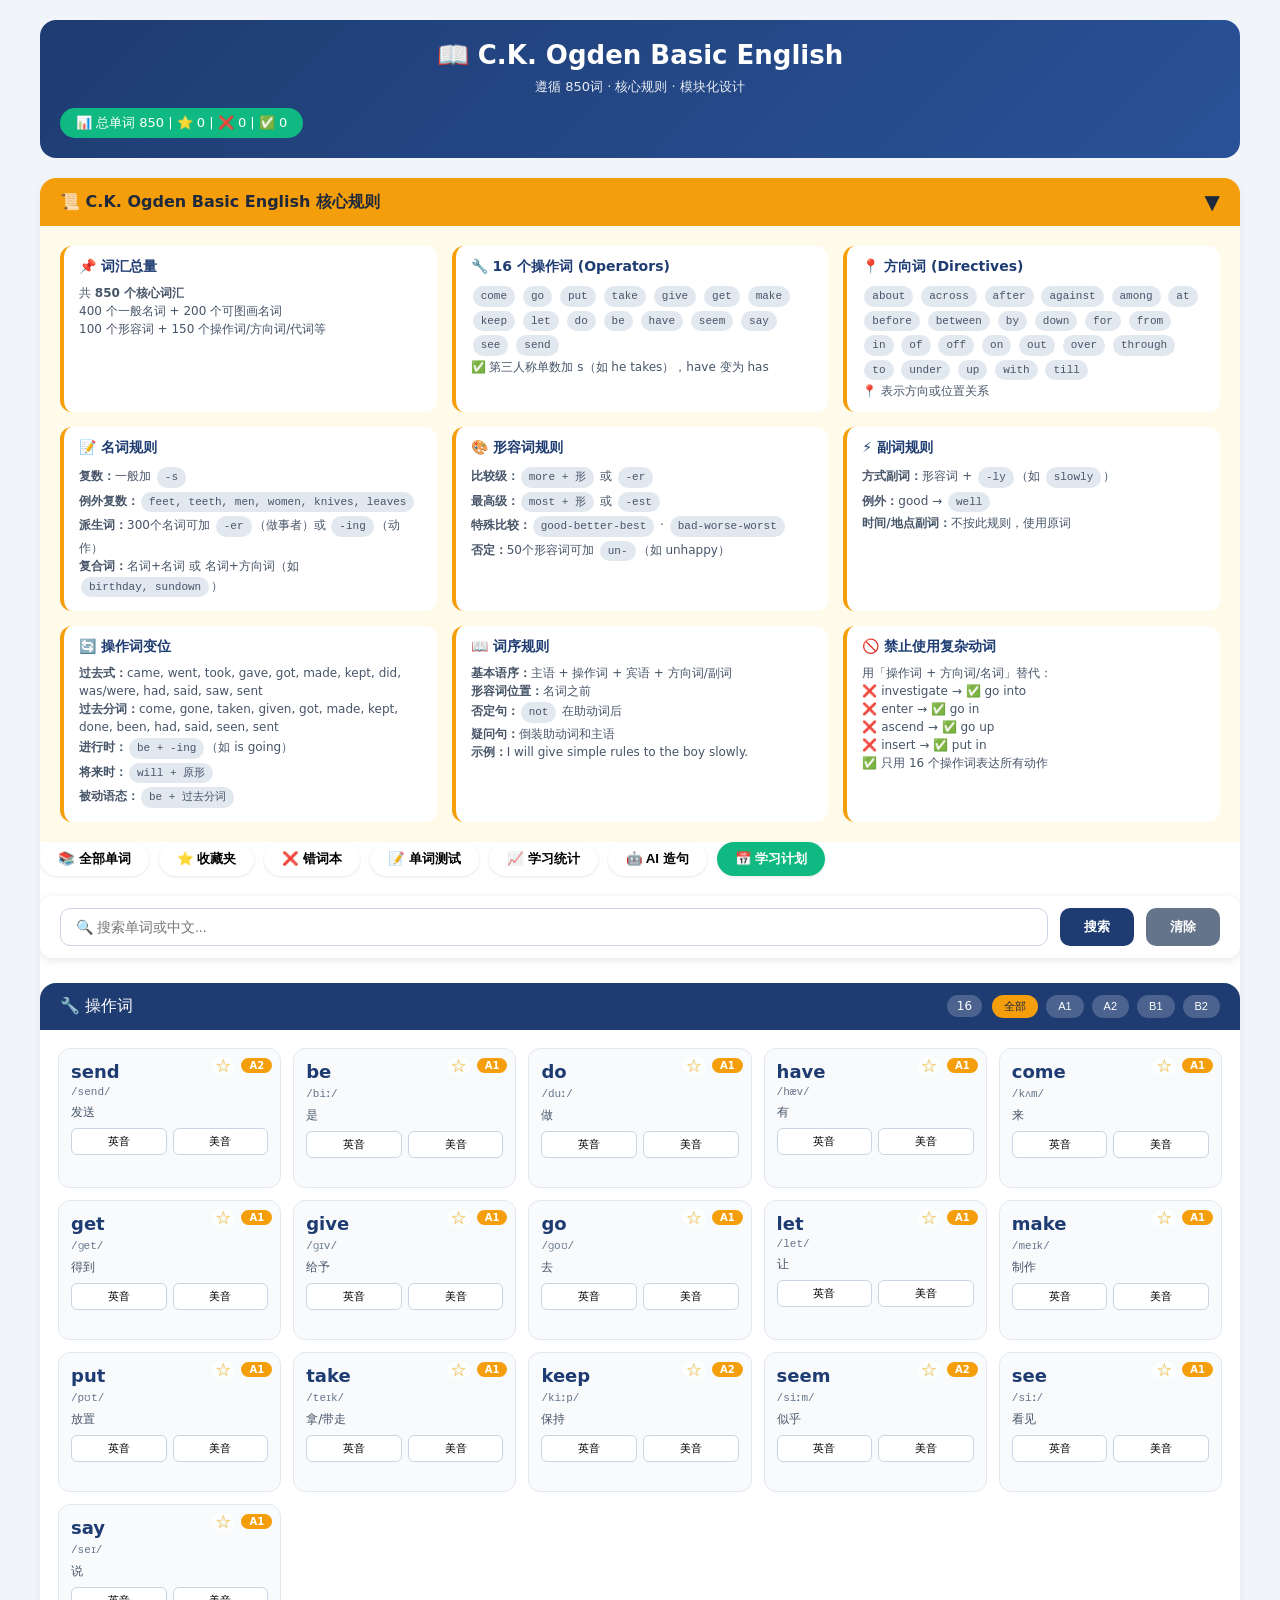
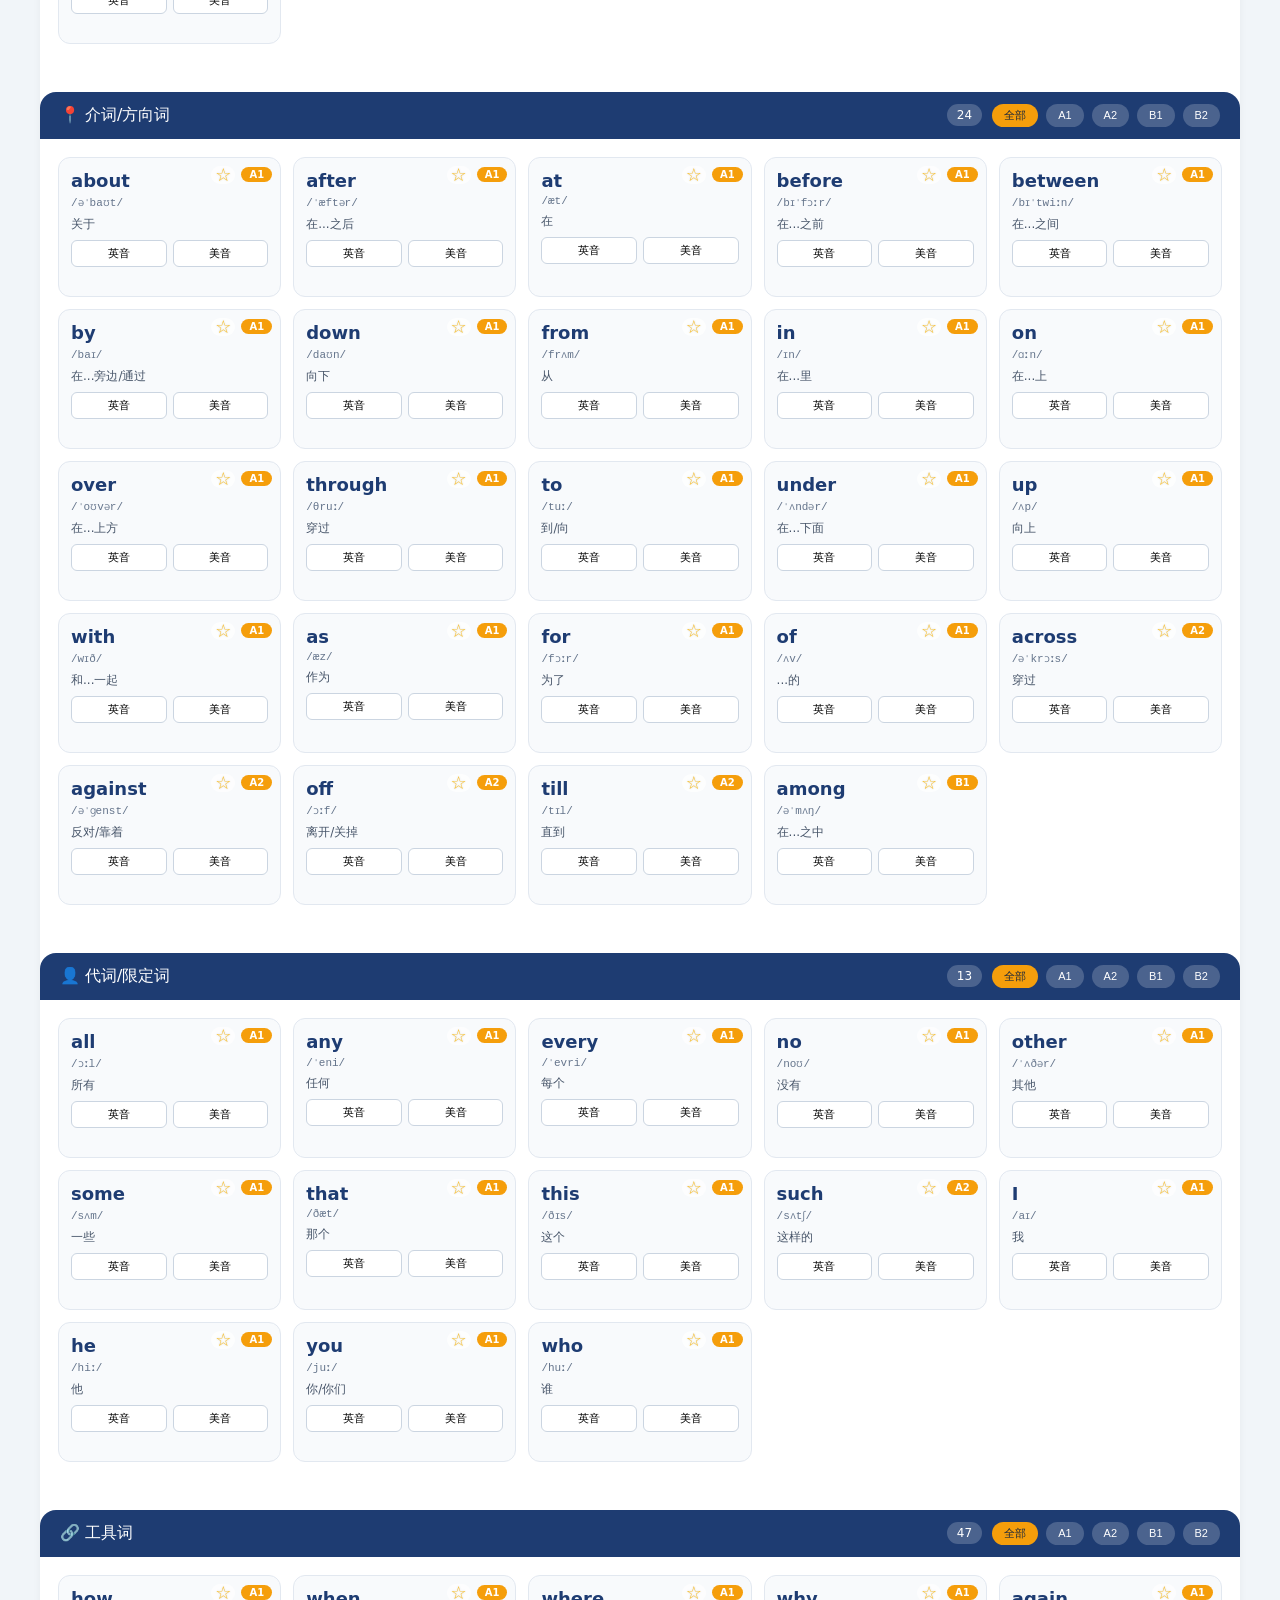
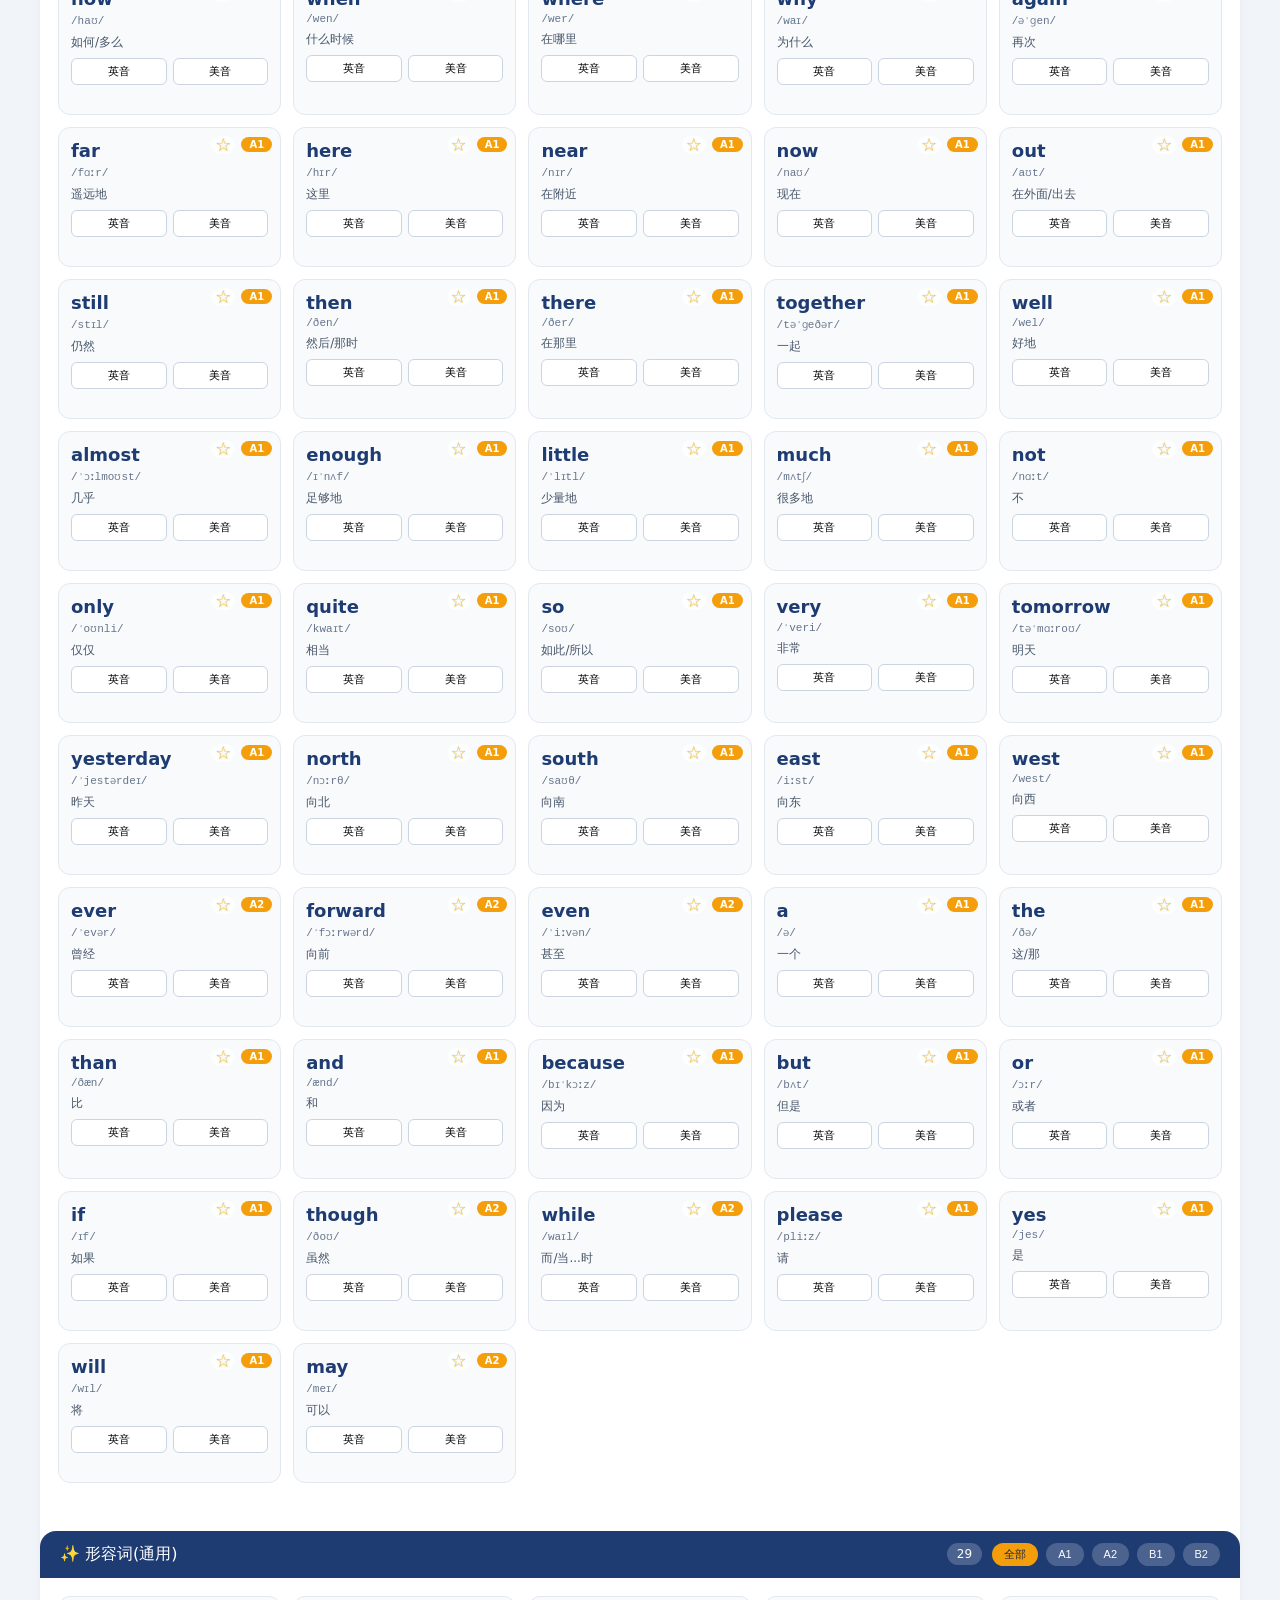
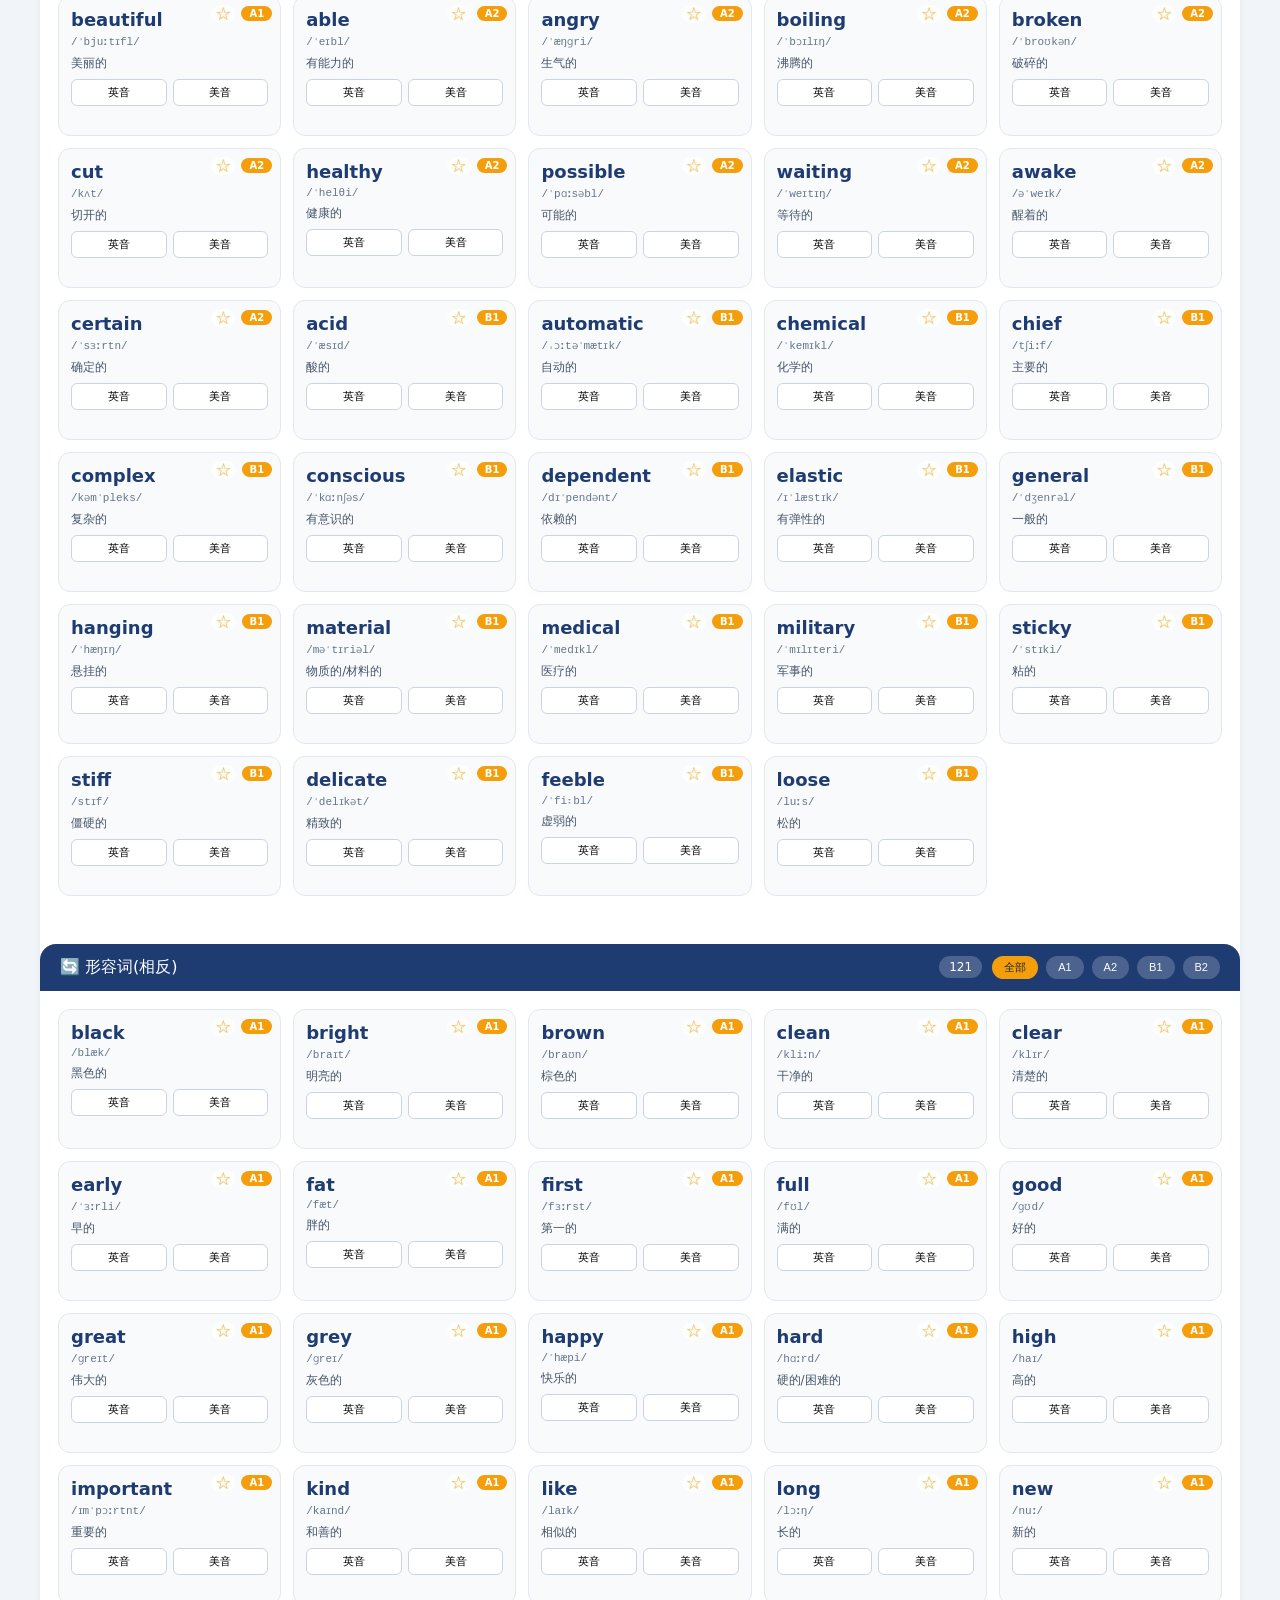
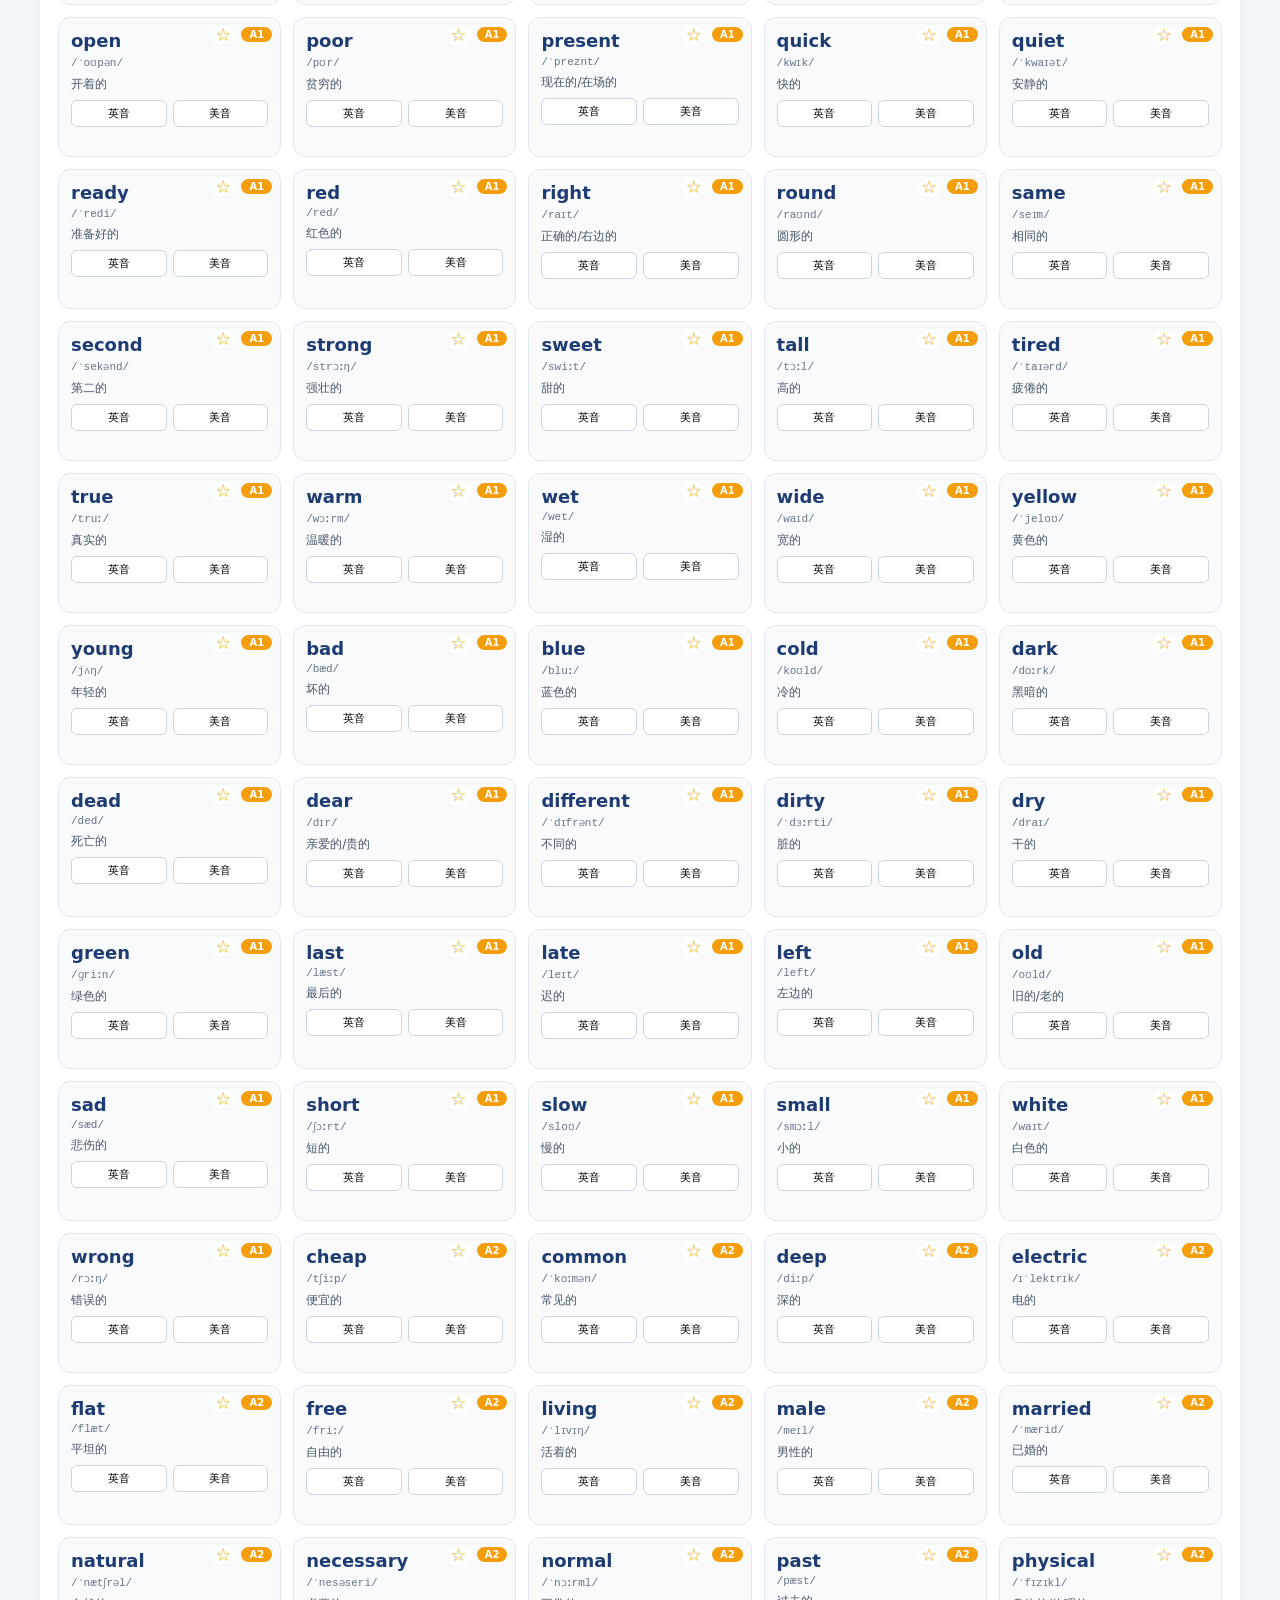
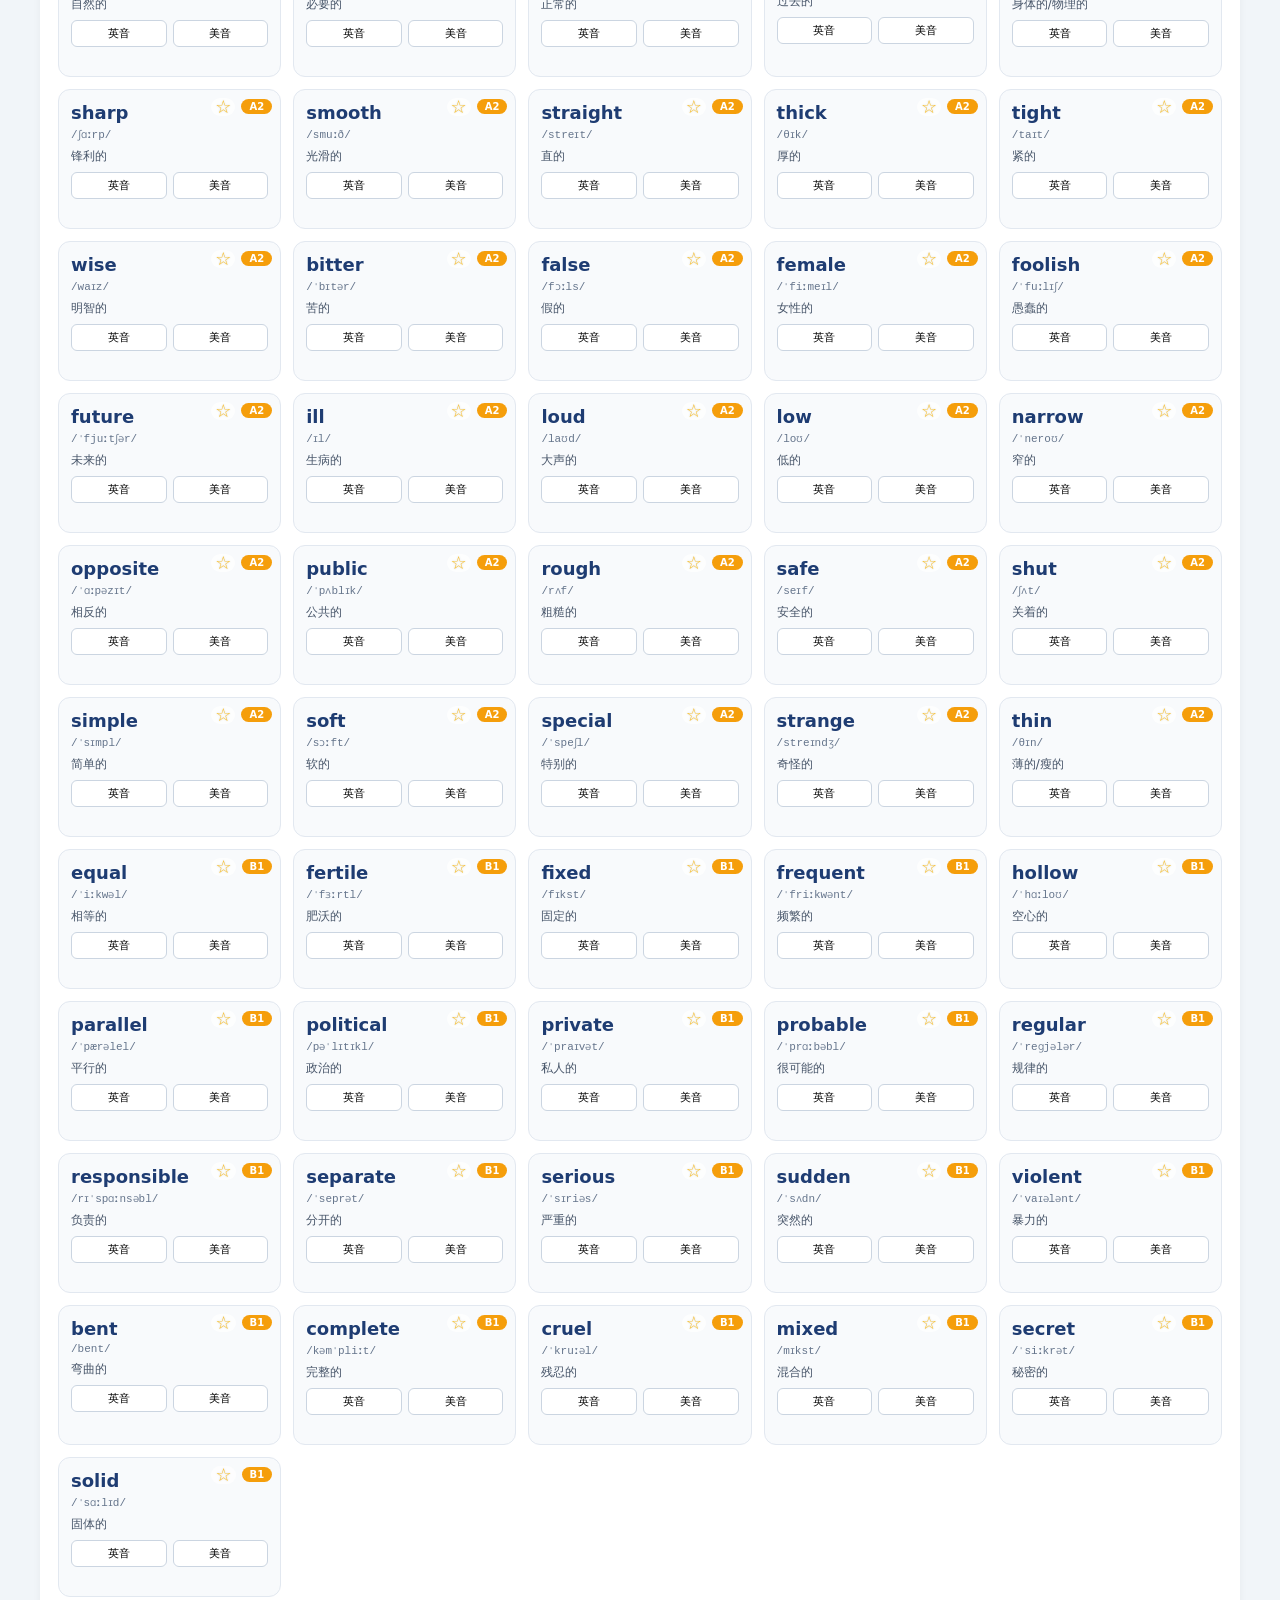
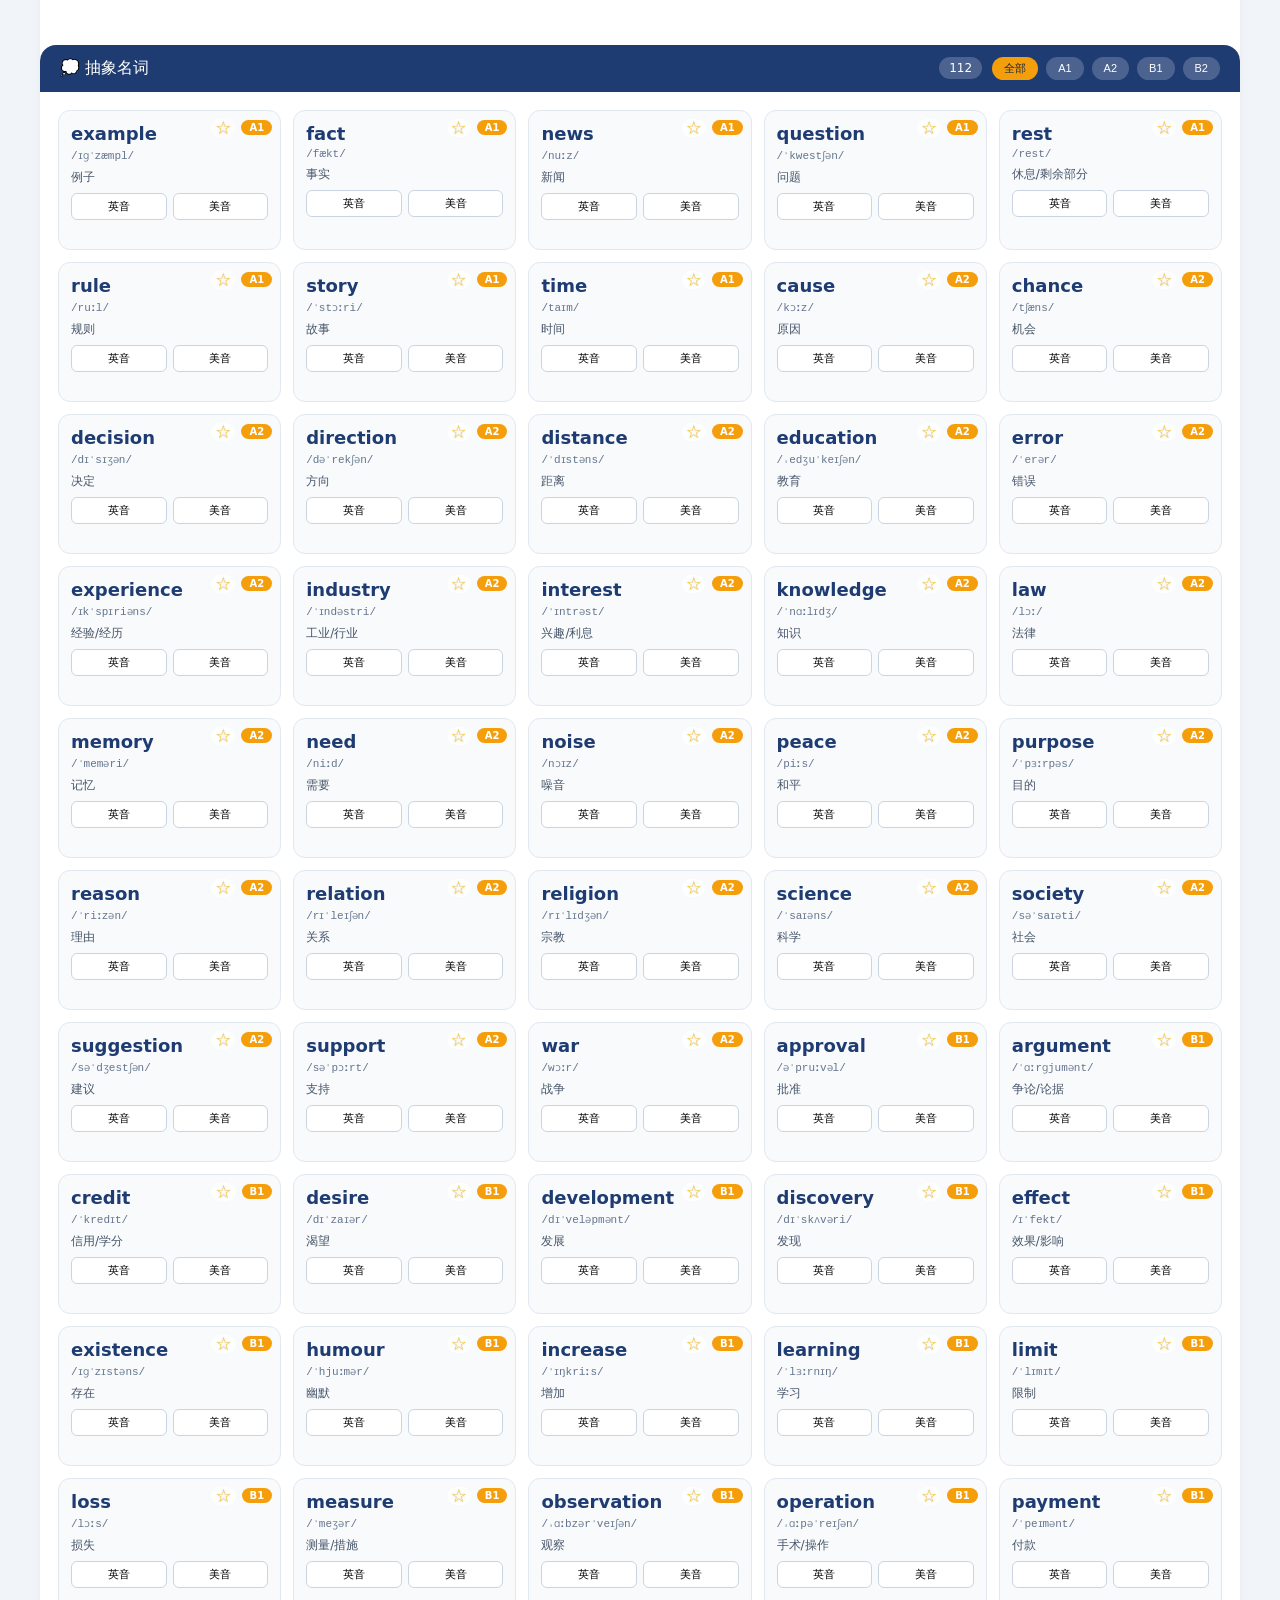
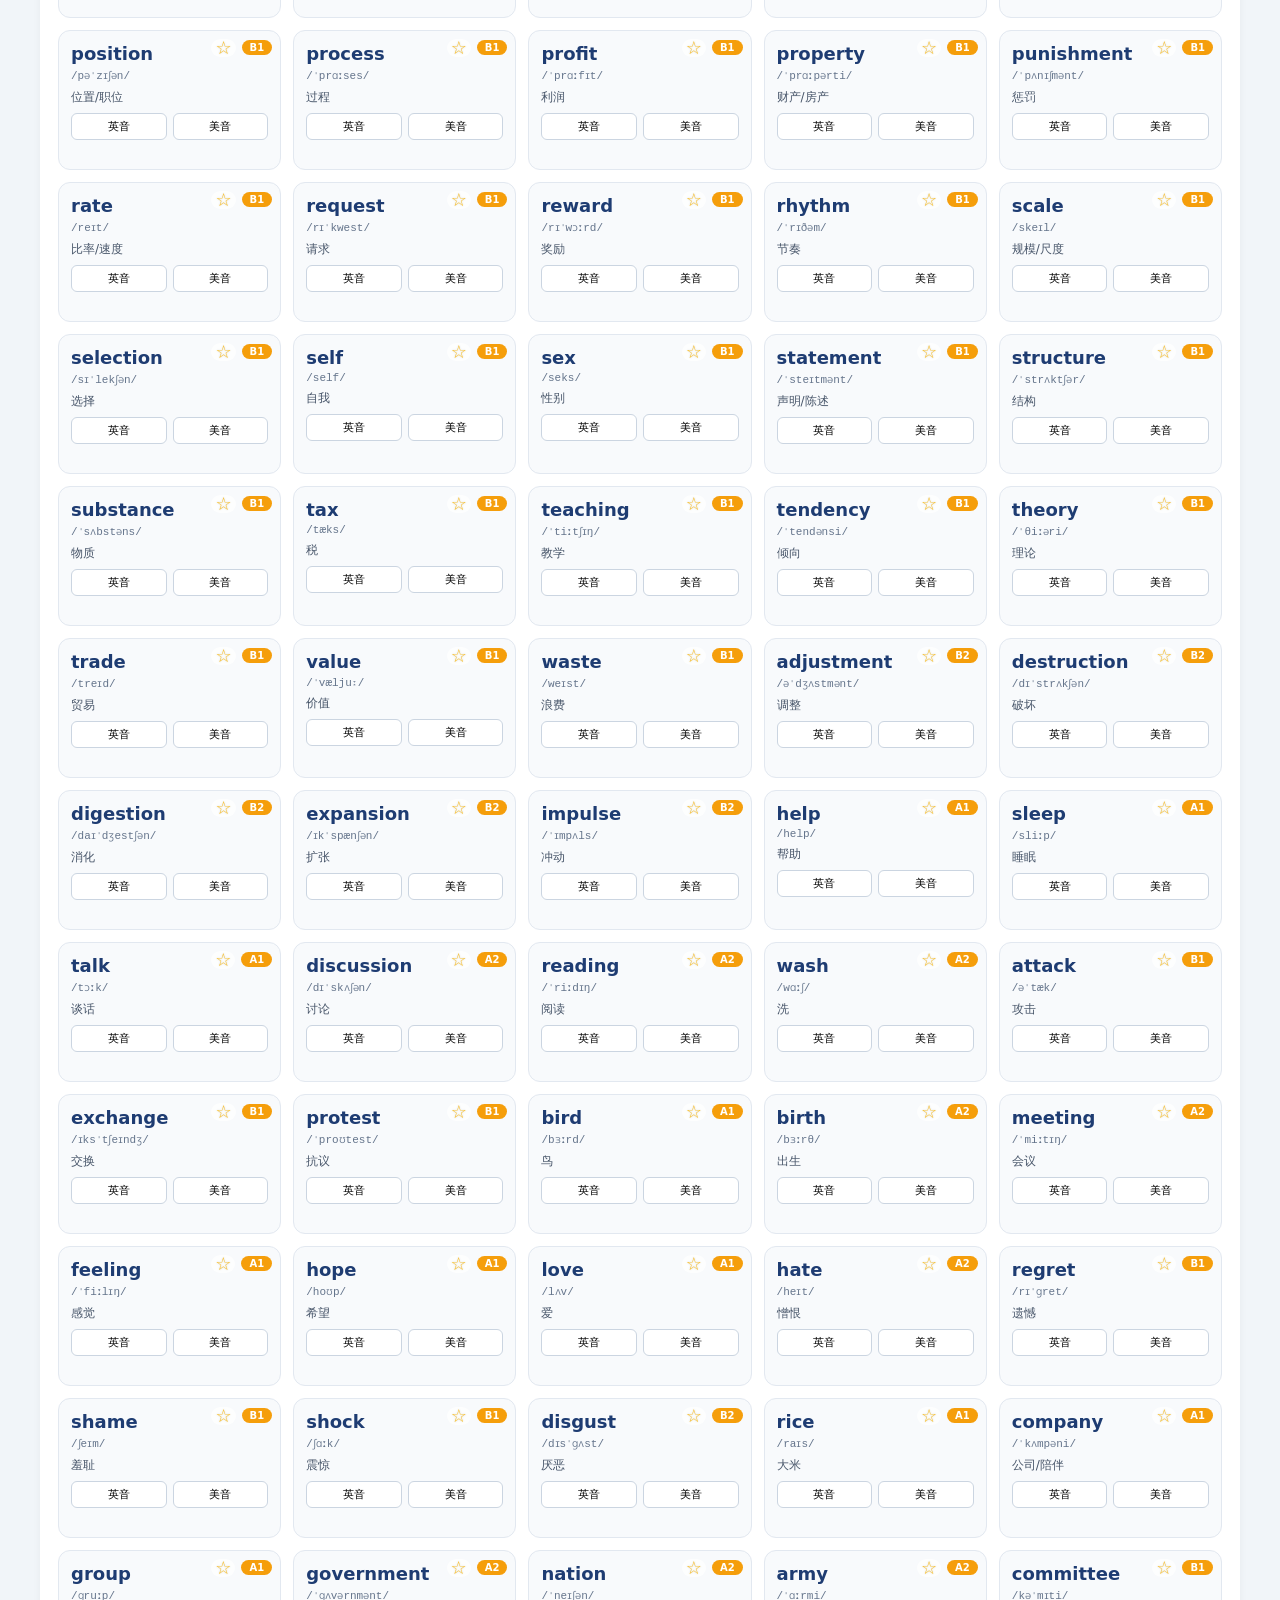
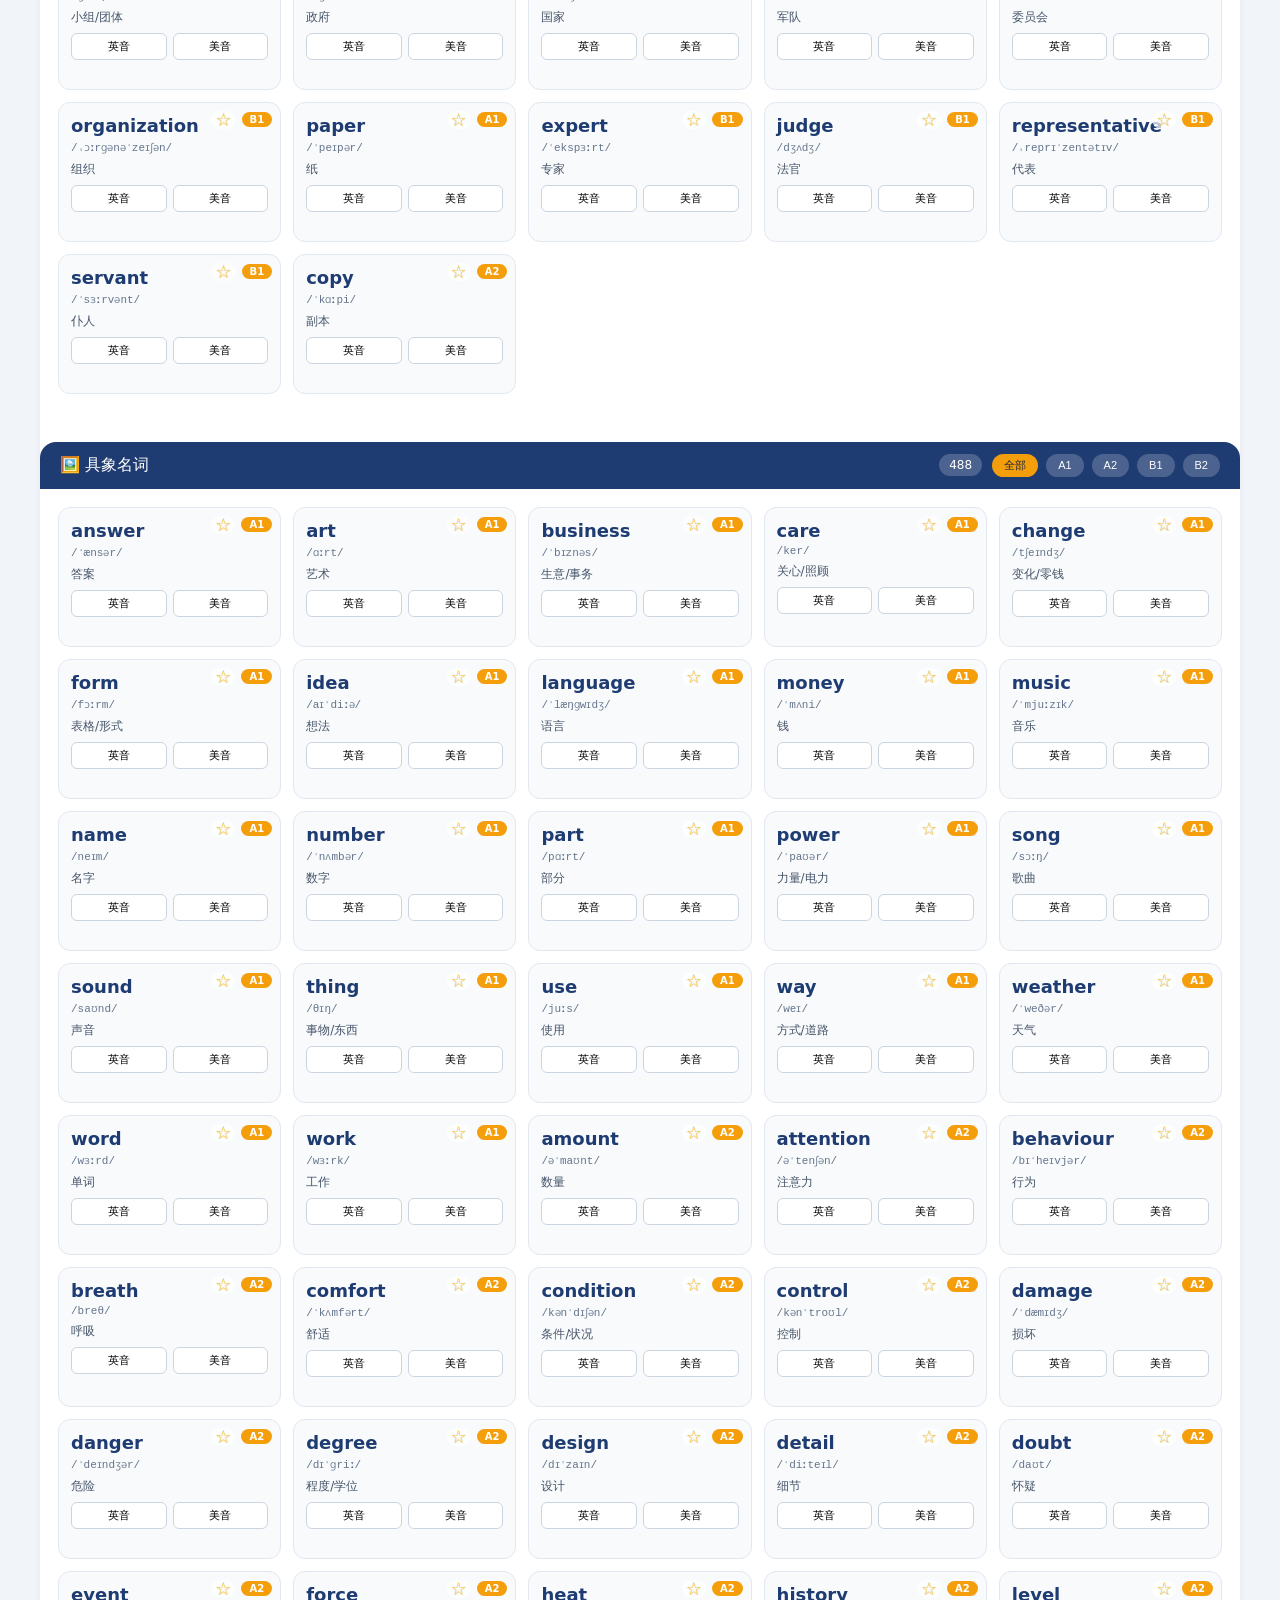
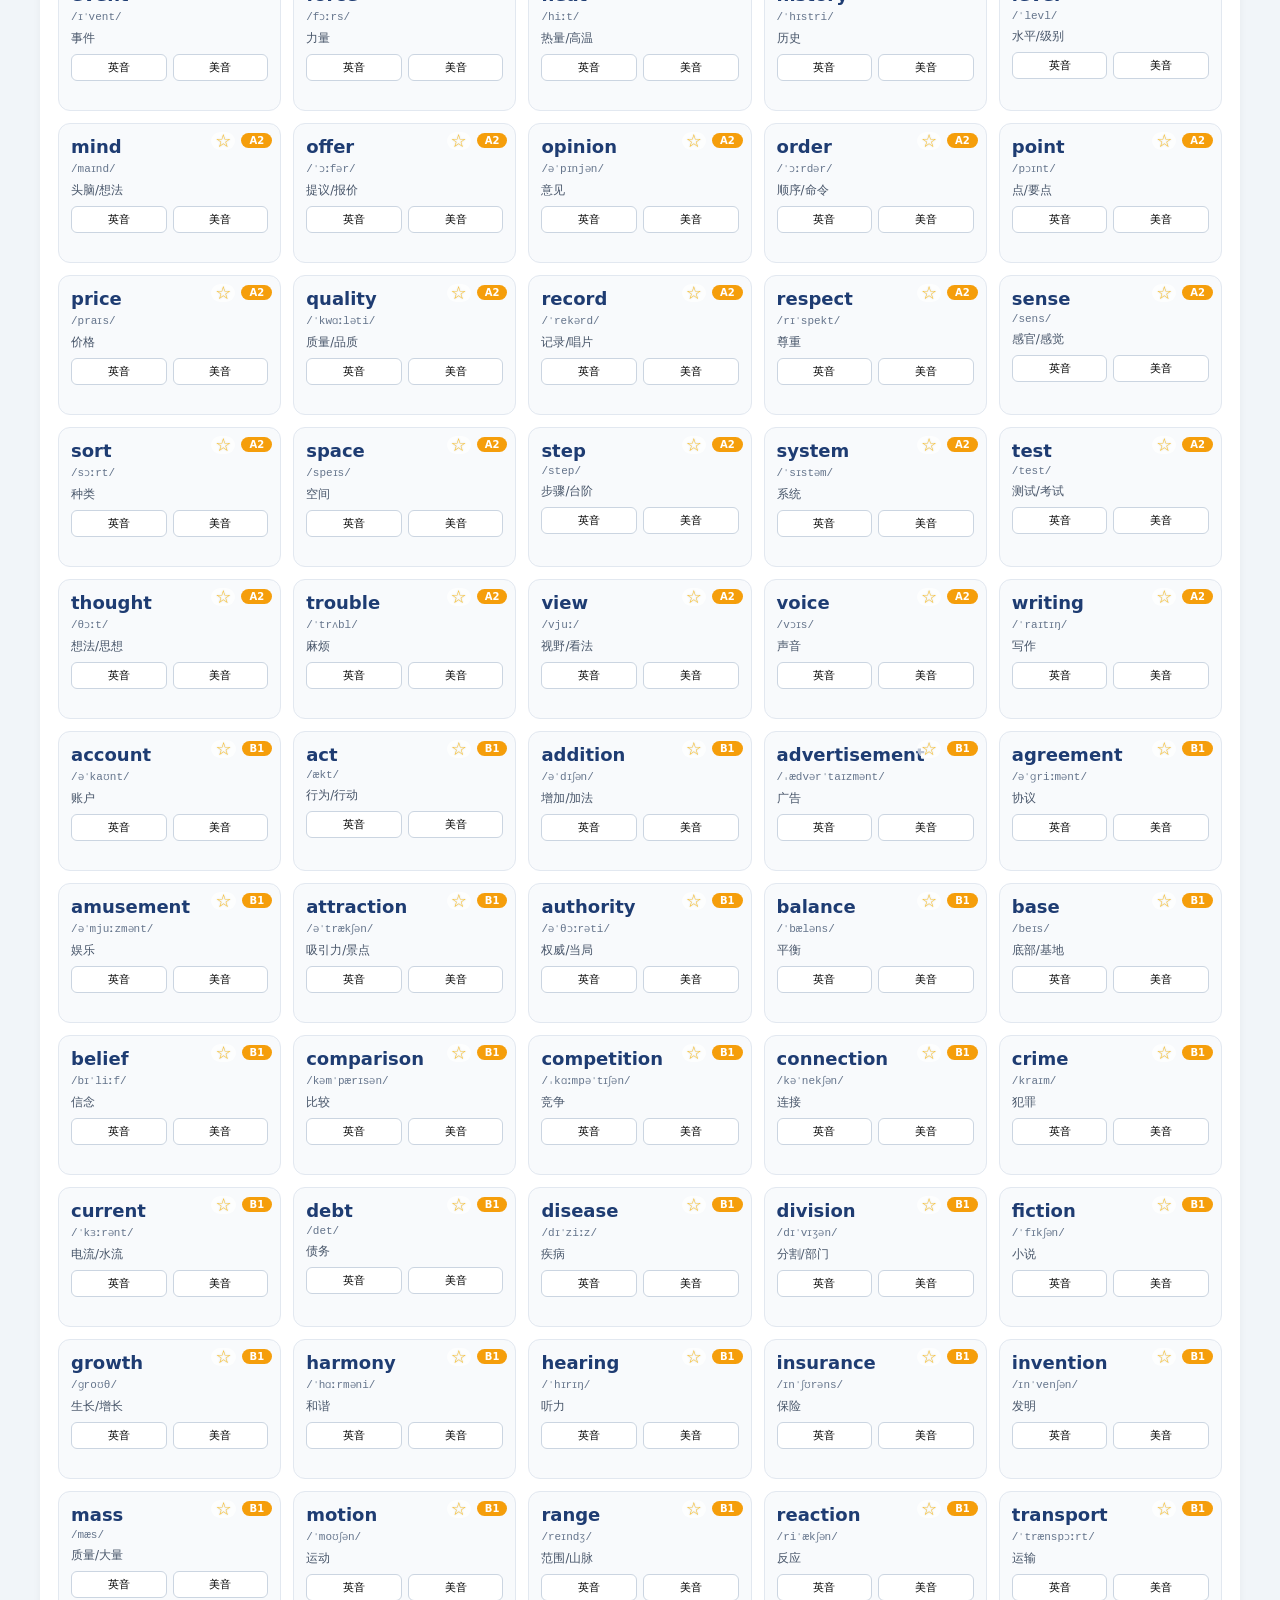
<file: index.html>
<!DOCTYPE html>
<html lang="zh-CN">
<head>
    <meta charset="UTF-8">
    <meta name="viewport" content="width=device-width, initial-scale=1.0, user-scalable=yes">
    <title>C.K. Ogden Basic English · 智能学习平台</title>
    <link rel="stylesheet" href="css/style.css">
    <!-- PWA 配置 -->
<link rel="manifest" href="manifest.json">
<meta name="theme-color" content="#1e3c72">
<meta name="mobile-web-app-capable" content="yes">
<meta name="mobile-web-app-capable" content="yes">
<meta name="apple-mobile-web-app-capable" content="yes">
<meta name="apple-mobile-web-app-status-bar-style" content="black-translucent">
<meta name="apple-mobile-web-app-title" content="Basic850">
<link rel="apple-touch-icon" href="icons/icon-152.png">
<link rel="icon" type="image/png" sizes="192x192" href="icons/icon-192.png">
<link rel="icon" type="image/png" sizes="512x512" href="icons/icon-512.png">

<!-- iOS 启动画面 -->
<link rel="apple-touch-startup-image" href="screenshots/splash.png">
</head>
<body>
<div class="container">
    <div class="header">
        <h1>📖 C.K. Ogden Basic English</h1>
        <p>遵循 850词 · 核心规则 · 模块化设计</p>
        <div class="stats-bar">
            <div class="stats" id="globalStats">加载中...</div>
        </div>
    </div>

    <!-- 可折叠规则卡片 -->
    <div class="rule-card" id="ruleCard">
        <div class="rule-header" id="ruleHeader">
            <h3>📜 C.K. Ogden Basic English 核心规则</h3>
            <span class="toggle-icon">▼</span>
        </div>
        <div class="rule-body" id="ruleBody">
            <div class="rule-grid">
    <div class="rule-grid">
    <!-- 词汇总量 -->
    <div class="rule-item">
        <h4>📌 词汇总量</h4>
        <p>共 <strong>850 个核心词汇</strong><br>
        400 个一般名词 + 200 个可图画名词<br>
        100 个形容词 + 150 个操作词/方向词/代词等</p>
    </div>

    <!-- 16 个操作词 -->
    <div class="rule-item">
        <h4>🔧 16 个操作词 (Operators)</h4>
        <p>
            <span class="rule-tag">come</span> <span class="rule-tag">go</span> <span class="rule-tag">put</span> <span class="rule-tag">take</span>
            <span class="rule-tag">give</span> <span class="rule-tag">get</span> <span class="rule-tag">make</span> <span class="rule-tag">keep</span>
            <span class="rule-tag">let</span> <span class="rule-tag">do</span> <span class="rule-tag">be</span> <span class="rule-tag">have</span>
            <span class="rule-tag">seem</span> <span class="rule-tag">say</span> <span class="rule-tag">see</span> <span class="rule-tag">send</span>
        </p>
        <p class="rule-note">✅ 第三人称单数加 s（如 he takes），have 变为 has</p>
    </div>

    <!-- 方向词 -->
    <div class="rule-item">
        <h4>📍 方向词 (Directives)</h4>
        <p>
            <span class="rule-tag">about</span> <span class="rule-tag">across</span> <span class="rule-tag">after</span> <span class="rule-tag">against</span>
            <span class="rule-tag">among</span> <span class="rule-tag">at</span> <span class="rule-tag">before</span> <span class="rule-tag">between</span>
            <span class="rule-tag">by</span> <span class="rule-tag">down</span> <span class="rule-tag">for</span> <span class="rule-tag">from</span>
            <span class="rule-tag">in</span> <span class="rule-tag">of</span> <span class="rule-tag">off</span> <span class="rule-tag">on</span>
            <span class="rule-tag">out</span> <span class="rule-tag">over</span> <span class="rule-tag">through</span> <span class="rule-tag">to</span>
            <span class="rule-tag">under</span> <span class="rule-tag">up</span> <span class="rule-tag">with</span> <span class="rule-tag">till</span>
        </p>
        <p class="rule-note">📍 表示方向或位置关系</p>
    </div>

    <!-- 名词规则 -->
    <div class="rule-item">
        <h4>📝 名词规则</h4>
        <p><strong>复数：</strong>一般加 <span class="rule-tag">-s</span></p>
        <p><strong>例外复数：</strong><span class="rule-tag">feet, teeth, men, women, knives, leaves</span></p>
        <p><strong>派生词：</strong>300个名词可加 <span class="rule-tag">-er</span>（做事者）或 <span class="rule-tag">-ing</span>（动作）</p>
        <p><strong>复合词：</strong>名词+名词 或 名词+方向词（如 <span class="rule-tag">birthday, sundown</span>）</p>
    </div>

    <!-- 形容词规则 -->
    <div class="rule-item">
        <h4>🎨 形容词规则</h4>
        <p><strong>比较级：</strong><span class="rule-tag">more + 形</span> 或 <span class="rule-tag">-er</span></p>
        <p><strong>最高级：</strong><span class="rule-tag">most + 形</span> 或 <span class="rule-tag">-est</span></p>
        <p><strong>特殊比较：</strong><span class="rule-tag">good-better-best</span> · <span class="rule-tag">bad-worse-worst</span></p>
        <p><strong>否定：</strong>50个形容词可加 <span class="rule-tag">un-</span>（如 unhappy）</p>
    </div>

    <!-- 副词规则 -->
    <div class="rule-item">
        <h4>⚡ 副词规则</h4>
        <p><strong>方式副词：</strong>形容词 + <span class="rule-tag">-ly</span>（如 <span class="rule-tag">slowly</span>）</p>
        <p><strong>例外：</strong>good → <span class="rule-tag">well</span></p>
        <p><strong>时间/地点副词：</strong>不按此规则，使用原词</p>
    </div>

    <!-- 操作词变位 -->
    <div class="rule-item">
        <h4>🔄 操作词变位</h4>
        <p><strong>过去式：</strong>came, went, took, gave, got, made, kept, did, was/were, had, said, saw, sent</p>
        <p><strong>过去分词：</strong>come, gone, taken, given, got, made, kept, done, been, had, said, seen, sent</p>
        <p><strong>进行时：</strong><span class="rule-tag">be + -ing</span>（如 is going）</p>
        <p><strong>将来时：</strong><span class="rule-tag">will + 原形</span></p>
        <p><strong>被动语态：</strong><span class="rule-tag">be + 过去分词</span></p>
    </div>

    <!-- 词序规则 -->
    <div class="rule-item">
        <h4>📖 词序规则</h4>
        <p><strong>基本语序：</strong>主语 + 操作词 + 宾语 + 方向词/副词</p>
        <p><strong>形容词位置：</strong>名词之前</p>
        <p><strong>否定句：</strong><span class="rule-tag">not</span> 在助动词后</p>
        <p><strong>疑问句：</strong>倒装助动词和主语</p>
        <p><strong>示例：</strong>I will give simple rules to the boy slowly.</p>
    </div>

    <!-- 动词替代规则 -->
    <div class="rule-item">
        <h4>🚫 禁止使用复杂动词</h4>
        <p>用「操作词 + 方向词/名词」替代：</p>
        <p>❌ investigate → ✅ go into<br>
        ❌ enter → ✅ go in<br>
        ❌ ascend → ✅ go up<br>
        ❌ insert → ✅ put in</p>
        <p class="rule-note">✅ 只用 16 个操作词表达所有动作</p>
    </div>
</div>
        </div>
    </div>

    <div class="action-buttons">
        <button class="action-btn" id="showAllBtn">📚 全部单词</button>
        <button class="action-btn" id="showFavBtn">⭐ 收藏夹</button>
        <button class="action-btn" id="showWrongBtn">❌ 错词本</button>
        <button class="action-btn" id="startQuizBtn">📝 单词测试</button>
        <button class="action-btn" id="showStatsBtn">📈 学习统计</button>
        <button class="action-btn" id="aiSentenceBtn">🤖 AI 造句</button>
        <button class="action-btn plan-btn" id="showPlanBtn">📅 学习计划</button>
    </div>

    <div class="search-bar" id="searchBar">
        <input type="text" class="search-input" id="searchInput" placeholder="🔍 搜索单词或中文...">
        <button class="search-btn" id="searchBtn">搜索</button>
        <button class="clear-btn" id="clearBtn">清除</button>
    </div>

    <div id="sectionsContainer"></div>
    <div id="dynamicContainer" style="display: none;"></div>
</div>

<!-- 模态框 -->
<div id="modal" class="modal">
    <div class="modal-content">
        <div class="modal-header">
            <h3 id="modalWord"></h3>
            <span class="modal-close" id="modalCloseBtn">&times;</span>
        </div>
        <div class="modal-body">
            <div id="modalPhonetic" style="color:#64748b; margin-bottom:10px;"></div>
            <div id="modalMeaning" style="margin-bottom:15px;"></div>
            <div style="display:flex; gap:8px; margin:10px 0;">
                <button class="audio-btn" id="modalPlayUkBtn">英音</button>
                <button class="audio-btn" id="modalPlayUsBtn">美音</button>
            </div>
            <div class="example-box">
                <div class="example-header">
                    <button class="speak-btn" id="modalPlaySentenceBtn">🔊 朗读例句</button>
                </div>
                <div class="example-en" id="modalSentenceEn" style="margin-top:5px;"></div>
                <div class="example-cn" id="modalSentenceCn"></div>
            </div>
            <div><span class="info-tag" id="modalType"></span><span class="info-tag" id="modalLevel"></span></div>
        </div>
    </div>
</div>

<audio id="globalAudio"></audio>

<!--
  脚本加载顺序：
  1. storage.js  — 初始化 favorites/wrongWords/mastered
  2. core.js     — 工具函数、CSV 解析、renderCurrentView；不再自动调用 loadData()
  3. words.js    — 注册 renderWords / renderFavorites / renderWrong
  4. search.js   — 注册 performSearch / clearSearch
  5. quiz/stats/ai/plan — 各功能模块
  6. 内联脚本    — DOMContentLoaded 后绑定所有按钮并调用 loadData()
-->
<script src="js/storage.js"></script>
<script src="js/utils.js"></script>
<script src="js/core.js"></script>
<script src="modules/words.js"></script>
<script src="js/search.js"></script>
<script src="modules/quiz.js"></script>
<script src="modules/stats.js"></script>
<script src="modules/sentenceDatabase.js"></script>
<script src="modules/ai.js"></script>
<script src="modules/plan.js"></script>
<script>
document.addEventListener('DOMContentLoaded', function () {

    // ── 返回主视图的公共函数 ──────────────────────────────────
    function backToMain() {
        document.getElementById('dynamicContainer').style.display = 'none';
        document.getElementById('sectionsContainer').style.display = 'block';
        document.getElementById('searchBar').style.display = 'flex';
    }

    // ── 切换到动态容器 ────────────────────────────────────────
    function goToDynamic() {
        document.getElementById('sectionsContainer').style.display = 'none';
        document.getElementById('dynamicContainer').style.display = 'block';
        document.getElementById('searchBar').style.display = 'none';
    }

    // ── 全部单词 ──────────────────────────────────────────────
    document.getElementById('showAllBtn').onclick = function () {
        window.currentView = 'all';
        backToMain();
        if (typeof window.renderWords === 'function') {
            window.renderWords(window.allWords, window.availableLevels);
        }
    };

    // ── 收藏夹 ────────────────────────────────────────────────
    document.getElementById('showFavBtn').onclick = function () {
        window.currentView = 'favorites';
        backToMain();
        if (typeof window.renderFavorites === 'function') {
            window.renderFavorites();
        }
    };

    // ── 错词本 ────────────────────────────────────────────────
    document.getElementById('showWrongBtn').onclick = function () {
        window.currentView = 'wrong';
        backToMain();
        if (typeof window.renderWrong === 'function') {
            window.renderWrong();
        }
    };

    // ── 单词测试 ──────────────────────────────────────────────
    document.getElementById('startQuizBtn').onclick = function () {
        goToDynamic();
        if (typeof window.initQuiz === 'function') {
            window.initQuiz(
                window.allWords,
                window.currentSearch || '',
                window.addWrongWord,
                window.updateGlobalStats,
                function () { backToMain(); if (typeof window.renderWords === 'function') window.renderWords(window.allWords, window.availableLevels); }
            );
        } else {
            alert('单词测试模块加载失败');
        }
    };

    // ── 学习统计 ──────────────────────────────────────────────
    document.getElementById('showStatsBtn').onclick = function () {
        goToDynamic();
        if (typeof window.initStats === 'function') {
            window.initStats(
                window.allWords,
                window.favorites,
                window.wrongWords,
                window.mastered,
                function () { backToMain(); }
            );
        } else {
            alert('统计模块加载失败');
        }
    };

    // ── AI 造句 ───────────────────────────────────────────────
    document.getElementById('aiSentenceBtn').onclick = function () {
        goToDynamic();
        if (typeof window.initAI === 'function') {
            window.initAI(
                window.allWords,
                window.playAudio,
                window.speakSentence,
                function () { backToMain(); }
            );
        } else {
            alert('AI 模块加载失败');
        }
    };

    // ── 学习计划 ──────────────────────────────────────────────
    document.getElementById('showPlanBtn').onclick = function () {
        goToDynamic();
        if (typeof window.initPlan === 'function') {
            window.initPlan(
                window.allWords,
                window.mastered,
                window.favorites,
                window.wrongWords,
                window.addWrongWord,
                window.updateGlobalStats,
                function () { backToMain(); }
            );
        } else {
            alert('学习计划模块加载失败');
        }
    };

    // ── 搜索栏 ────────────────────────────────────────────────
    document.getElementById('searchBtn').onclick = function () {
        window.currentSearch = document.getElementById('searchInput').value.trim();
        if (typeof window.renderCurrentView === 'function') window.renderCurrentView(window.currentSearch);
    };

    document.getElementById('clearBtn').onclick = function () {
        document.getElementById('searchInput').value = '';
        window.currentSearch = '';
        if (typeof window.renderCurrentView === 'function') window.renderCurrentView('');
    };

    document.getElementById('searchInput').addEventListener('keypress', function (e) {
        if (e.key === 'Enter') {
            window.currentSearch = this.value.trim();
            if (typeof window.renderCurrentView === 'function') window.renderCurrentView(window.currentSearch);
        }
    });

    // ── 最后：加载数据（此时 renderWords 已注册）────────────────
    if (typeof window.loadData === 'function') {
        window.loadData();
    }
});
</script>
    <!-- 页脚声明 -->
    <div style="text-align: center; margin-top: 40px; padding: 20px 15px; font-size: 12px; color: #94a3b8; border-top: 1px solid #e2e8f0; background: white; border-radius: 12px;">
        <p style="margin: 0 0 8px 0;">
            📖 Basic English 850词 · 智能学习平台 | 基于 C.K. Ogden 850 核心词汇体系
        </p>
        <p style="margin: 0 0 8px 0;">
            🔊 发音功能由 <a href="https://dict.youdao.com/" target="_blank" style="color: #94a3b8; text-decoration: none;">有道词典</a> 提供技术支持，仅供学习交流使用
        </p>
        <p style="margin: 0;">
            MIT License | 纯前端实现 · 数据本地存储
        </p>
    </div>

    <!-- 原有的 audio 和 script 保持不变 -->
    <audio id="globalAudio"></audio>

    <!-- 脚本加载顺序 -->
    <script src="js/storage.js"></script>
    <script src="js/utils.js"></script>
    <script src="js/core.js"></script>
    <script src="modules/words.js"></script>
    <script src="js/search.js"></script>
    <script src="modules/quiz.js"></script>
    <script src="modules/stats.js"></script>
    <script src="modules/sentenceDatabase.js"></script>
    <script src="modules/ai.js"></script>
    <script src="modules/plan.js"></script>
    <script>
        // ... 你的 JavaScript 代码 ...
    </script>
    <!-- 注册 Service Worker -->
<script>
if ('serviceWorker' in navigator) {
    window.addEventListener('load', function() {
        navigator.serviceWorker.register('/sw.js')
            .then(function(registration) {
                console.log('✅ Service Worker 注册成功，范围:', registration.scope);
                
                // 检查更新
                registration.addEventListener('updatefound', function() {
                    const newWorker = registration.installing;
                    console.log('发现新版本 Service Worker');
                    newWorker.addEventListener('statechange', function() {
                        if (newWorker.state === 'installed' && navigator.serviceWorker.controller) {
                            console.log('有新版本可用，刷新即可更新');
                            // 可选：提示用户刷新
                            if (window.showToast) {
                                window.showToast('新版本已准备好，刷新即可更新', 'info');
                            }
                        }
                    });
                });
            })
            .catch(function(error) {
                console.log('❌ Service Worker 注册失败:', error);
            });
    });
}

// 监听网络状态
window.addEventListener('online', function() {
    if (window.showToast) {
        window.showToast('网络已连接', 'success');
    }
    console.log('网络已连接');
});

window.addEventListener('offline', function() {
    if (window.showToast) {
        window.showToast('网络已断开，部分功能可能不可用', 'warning');
    }
    console.log('网络已断开');
});
</script>
</body>
</html>
</file>
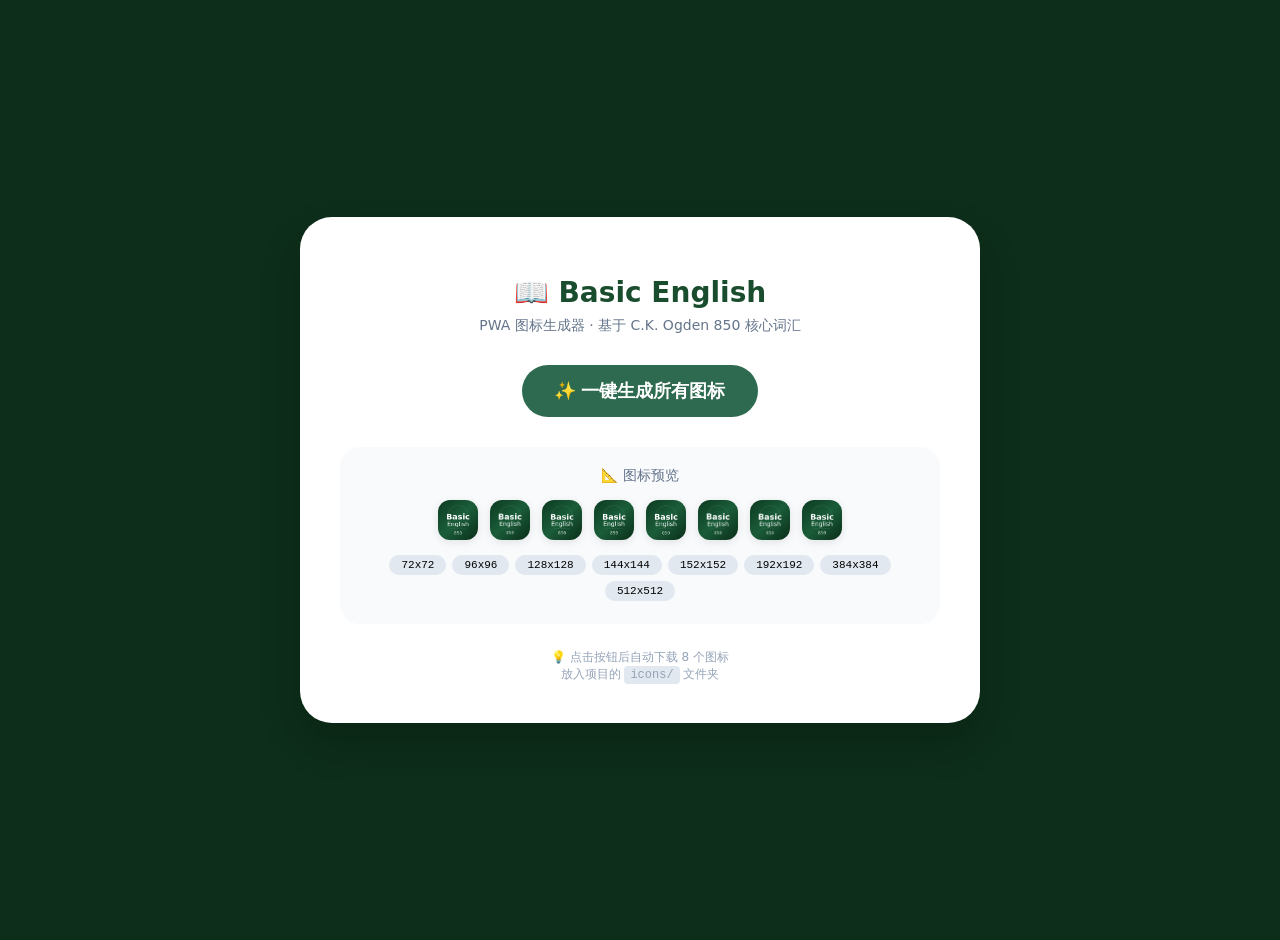
<file: generate-icons.html>
<!DOCTYPE html>
<html>
<head>
    <meta charset="UTF-8">
    <title>Basic English 图标生成器</title>
    <style>
        body {
            font-family: system-ui, sans-serif;
            background: #0d2e1a;
            min-height: 100vh;
            display: flex;
            justify-content: center;
            align-items: center;
            padding: 20px;
            margin: 0;
        }
        .card {
            background: white;
            border-radius: 32px;
            padding: 40px;
            max-width: 600px;
            width: 100%;
            text-align: center;
            box-shadow: 0 20px 40px rgba(0,0,0,0.2);
        }
        h1 {
            color: #1a4d2e;
            font-size: 28px;
            margin-bottom: 8px;
        }
        .subtitle {
            color: #64748b;
            margin-bottom: 30px;
            font-size: 14px;
        }
        button {
            background: #2d6a4f;
            color: white;
            border: none;
            padding: 14px 32px;
            font-size: 18px;
            font-weight: bold;
            border-radius: 60px;
            cursor: pointer;
            margin-bottom: 30px;
        }
        button:hover {
            background: #1a4d2e;
        }
        .preview-area {
            background: #f8fafc;
            border-radius: 20px;
            padding: 20px;
        }
        .preview-icons {
            display: flex;
            flex-wrap: wrap;
            justify-content: center;
            gap: 12px;
            margin-top: 15px;
        }
        .preview-icons img {
            border-radius: 12px;
            box-shadow: 0 2px 8px rgba(0,0,0,0.1);
        }
        .status {
            padding: 12px;
            border-radius: 12px;
            margin-top: 20px;
            font-size: 14px;
        }
        .status.success {
            background: #d1fae5;
            color: #065f46;
        }
        .status.loading {
            background: #fef3c7;
            color: #92400e;
        }
        .footer {
            margin-top: 25px;
            font-size: 12px;
            color: #94a3b8;
        }
        code {
            background: #e2e8f0;
            padding: 2px 6px;
            border-radius: 4px;
        }
        .size-badge {
            background: #e2e8f0;
            padding: 4px 12px;
            border-radius: 20px;
            font-size: 11px;
            font-family: monospace;
            display: inline-block;
            margin: 3px;
        }
    </style>
</head>
<body>
    <div class="card">
        <h1>📖 Basic English</h1>
        <div class="subtitle">PWA 图标生成器 · 基于 C.K. Ogden 850 核心词汇</div>
        
        <button id="generateBtn">✨ 一键生成所有图标</button>
        
        <div class="preview-area">
            <div style="font-size:14px; color:#64748b;">📐 图标预览</div>
            <div class="preview-icons" id="preview"></div>
            <div id="sizeList" style="margin-top:12px;"></div>
        </div>
        
        <div id="status" style="display: none;"></div>
        <div class="footer">
            💡 点击按钮后自动下载 8 个图标<br>
            放入项目的 <code>icons/</code> 文件夹
        </div>
    </div>

    <script>
        const sizes = [72, 96, 128, 144, 152, 192, 384, 512];
        const PREFIX = 'basic-english-icon';
        
        function drawIcon(size) {
            const canvas = document.createElement('canvas');
            canvas.width = size;
            canvas.height = size;
            const ctx = canvas.getContext('2d');
            
            // 深绿渐变背景
            const grad = ctx.createLinearGradient(0, 0, size, size);
            grad.addColorStop(0, '#0d3b22');
            grad.addColorStop(0.5, '#1b5e3a');
            grad.addColorStop(1, '#0a2e1a');
            ctx.fillStyle = grad;
            ctx.fillRect(0, 0, size, size);
            
            // 装饰圆环
            ctx.beginPath();
            ctx.arc(size / 2, size * 0.4, size * 0.26, 0, Math.PI * 2);
            ctx.strokeStyle = 'rgba(255,255,255,0.1)';
            ctx.lineWidth = size * 0.015;
            ctx.stroke();
            
            // Basic（大）
            ctx.fillStyle = 'white';
            ctx.font = `bold ${size * 0.2}px "Segoe UI", system-ui`;
            ctx.textAlign = 'center';
            ctx.textBaseline = 'middle';
            ctx.fillText('Basic', size / 2, size * 0.44);
            
            // English（大）
            ctx.font = `${size * 0.15}px "Segoe UI", system-ui`;
            ctx.fillStyle = 'rgba(255,255,255,0.92)';
            ctx.fillText('English', size / 2, size * 0.61);
            
            // 分隔线
            ctx.beginPath();
            ctx.moveTo(size * 0.3, size * 0.71);
            ctx.lineTo(size * 0.7, size * 0.71);
            ctx.strokeStyle = 'rgba(255,255,255,0.2)';
            ctx.lineWidth = size * 0.005;
            ctx.stroke();
            
            // 850（中）
            ctx.font = `500 ${size * 0.11}px monospace`;
            ctx.fillStyle = 'rgba(255,255,255,0.75)';
            ctx.fillText('850', size / 2, size * 0.83);
            
            return canvas;
        }
        
        function updatePreview() {
            const container = document.getElementById('preview');
            container.innerHTML = '';
            sizes.forEach(size => {
                const canvas = drawIcon(size);
                const img = document.createElement('img');
                img.src = canvas.toDataURL();
                img.style.width = '40px';
                img.style.height = '40px';
                img.title = `${size}x${size}`;
                container.appendChild(img);
            });
            
            const sizeContainer = document.getElementById('sizeList');
            sizeContainer.innerHTML = sizes.map(s => `<span class="size-badge">${s}x${s}</span>`).join('');
        }
        
        async function generateAll() {
            const btn = document.getElementById('generateBtn');
            const statusDiv = document.getElementById('status');
            
            btn.disabled = true;
            btn.textContent = '⏳ 生成中...';
            statusDiv.style.display = 'block';
            statusDiv.className = 'status loading';
            statusDiv.textContent = '正在生成 8 个图标...';
            
            for (let i = 0; i < sizes.length; i++) {
                const canvas = drawIcon(sizes[i]);
                const link = document.createElement('a');
                link.download = `${PREFIX}-${sizes[i]}.png`;
                link.href = canvas.toDataURL();
                link.click();
                statusDiv.textContent = `✅ 已生成 ${i + 1}/${sizes.length} 个图标...`;
                await new Promise(r => setTimeout(r, 100));
            }
            
            statusDiv.className = 'status success';
            statusDiv.innerHTML = `✅ 全部完成！<br>文件: ${PREFIX}-72.png ~ ${PREFIX}-512.png<br>放入 icons/ 文件夹`;
            
            btn.disabled = false;
            btn.textContent = '✨ 一键生成所有图标';
        }
        
        updatePreview();
        document.getElementById('generateBtn').onclick = generateAll;
    </script>
</body>
</html>
</file>
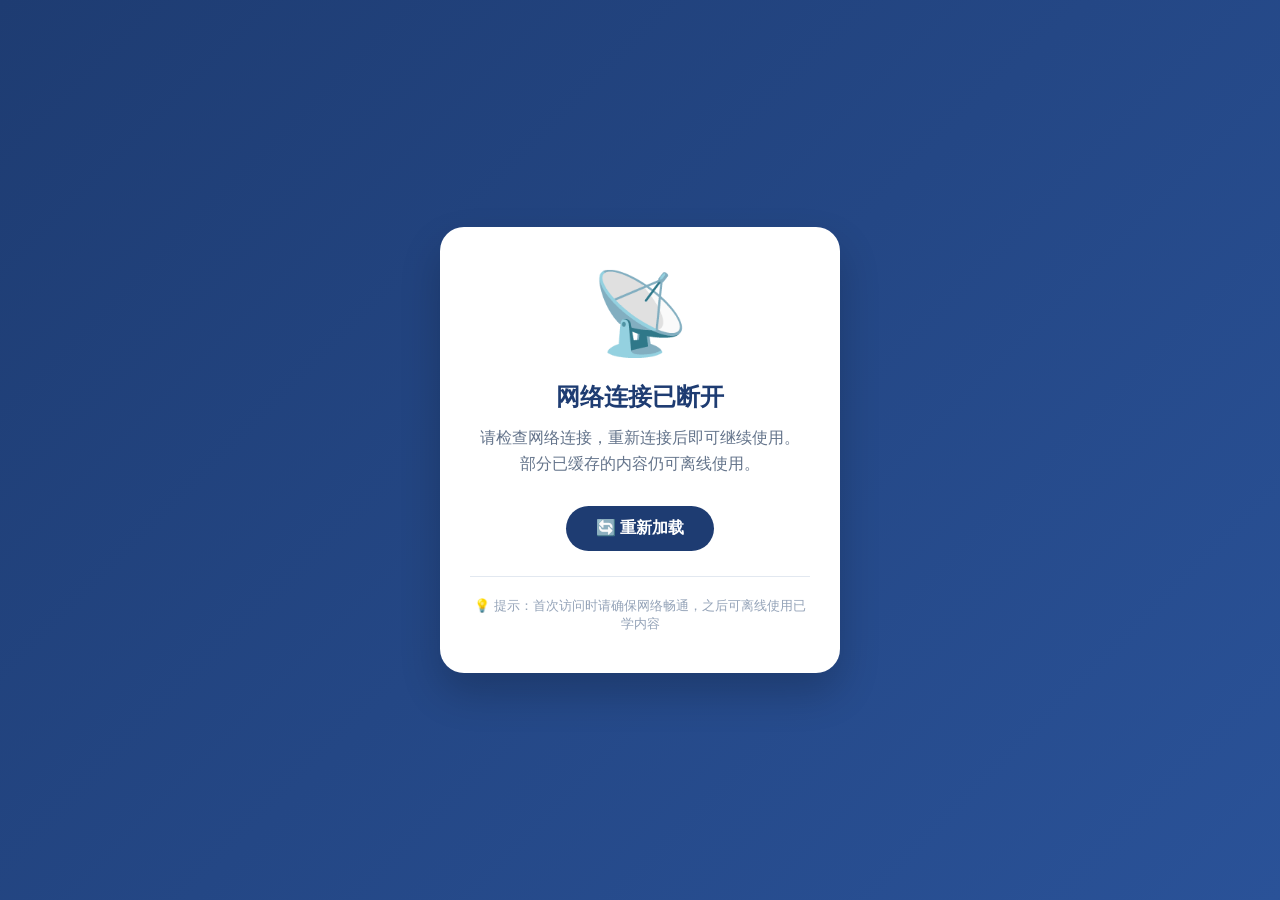
<file: offline.html>
<!DOCTYPE html>
<html lang="zh-CN">
<head>
    <meta charset="UTF-8">
    <meta name="viewport" content="width=device-width, initial-scale=1.0">
    <title>离线状态 - Basic English 850</title>
    <style>
        * {
            margin: 0;
            padding: 0;
            box-sizing: border-box;
        }
        body {
            font-family: system-ui, -apple-system, sans-serif;
            background: linear-gradient(135deg, #1e3c72, #2a5298);
            min-height: 100vh;
            display: flex;
            justify-content: center;
            align-items: center;
            padding: 20px;
        }
        .offline-card {
            background: white;
            border-radius: 24px;
            padding: 40px 30px;
            max-width: 400px;
            text-align: center;
            box-shadow: 0 20px 40px rgba(0,0,0,0.2);
        }
        .offline-icon {
            font-size: 80px;
            margin-bottom: 20px;
        }
        h1 {
            color: #1e3c72;
            margin-bottom: 12px;
            font-size: 24px;
        }
        p {
            color: #64748b;
            margin-bottom: 20px;
            line-height: 1.6;
        }
        button {
            background: #1e3c72;
            color: white;
            border: none;
            padding: 12px 30px;
            border-radius: 40px;
            font-size: 16px;
            font-weight: bold;
            cursor: pointer;
            margin-top: 10px;
        }
        button:hover {
            background: #2a5298;
        }
        .tips {
            margin-top: 25px;
            padding-top: 20px;
            border-top: 1px solid #e2e8f0;
            font-size: 13px;
            color: #94a3b8;
        }
    </style>
</head>
<body>
    <div class="offline-card">
        <div class="offline-icon">📡</div>
        <h1>网络连接已断开</h1>
        <p>请检查网络连接，重新连接后即可继续使用。<br>部分已缓存的内容仍可离线使用。</p>
        <button onclick="location.reload()">🔄 重新加载</button>
        <div class="tips">
            💡 提示：首次访问时请确保网络畅通，之后可离线使用已学内容
        </div>
    </div>
</body>
</html>
</file>
<file: css/style.css>
* {
    box-sizing: border-box;
}

body {
    font-family: system-ui, -apple-system, sans-serif;
    background-color: #f1f5f9;
    color: #1e293b;
    margin: 0;
    padding: 20px;
}

.container {
    max-width: 1200px;
    margin: 0 auto;
}

/* 头部样式 */
.header {
    background: linear-gradient(135deg, #1e3c72, #2a5298);
    color: white;
    padding: 20px;
    border-radius: 16px;
    margin-bottom: 20px;
    text-align: center;
}

.header h1 {
    margin: 0 0 8px;
    font-size: 26px;
}

.header p {
    margin: 0;
    opacity: 0.9;
    font-size: 13px;
}

.stats-bar {
    display: flex;
    justify-content: space-between;
    align-items: center;
    flex-wrap: wrap;
    gap: 12px;
    margin-top: 12px;
}

.stats {
    background: #10b981;
    padding: 6px 16px;
    border-radius: 30px;
    font-size: 13px;
}

/* 按钮样式 */
.action-buttons {
    display: flex;
    gap: 10px;
    flex-wrap: wrap;
    margin-bottom: 20px;
}

.action-btn {
    background: white;
    border: none;
    padding: 8px 18px;
    border-radius: 40px;
    font-weight: bold;
    cursor: pointer;
    box-shadow: 0 1px 3px rgba(0,0,0,0.1);
    transition: all 0.2s;
}

.action-btn:hover {
    background: #e2e8f0;
}

.plan-btn {
    background: #10b981;
    color: white;
}

.plan-btn:hover {
    background: #059669;
}

/* 搜索栏 */
.search-bar {
    background: white;
    padding: 12px 20px;
    border-radius: 12px;
    margin-bottom: 25px;
    display: flex;
    gap: 12px;
    position: sticky;
    top: 10px;
    z-index: 100;
    box-shadow: 0 2px 8px rgba(0,0,0,0.1);
}

.search-input {
    flex: 1;
    padding: 10px 15px;
    border: 1px solid #cbd5e1;
    border-radius: 10px;
    font-size: 14px;
    outline: none;
}

.search-input:focus {
    border-color: #1e3c72;
}

.search-btn,
.clear-btn {
    border: none;
    padding: 10px 24px;
    border-radius: 10px;
    cursor: pointer;
    font-weight: bold;
}

.search-btn {
    background: #1e3c72;
    color: white;
}

.clear-btn {
    background: #64748b;
    color: white;
}

/* 分类区域 */
.section {
    background: white;
    border-radius: 16px;
    margin-bottom: 30px;
    overflow: hidden;
}

.section.hidden-section {
    display: none;
}

.section-header {
    background: #1e3c72;
    color: white;
    padding: 12px 20px;
    display: flex;
    justify-content: space-between;
    align-items: center;
    flex-wrap: wrap;
    gap: 10px;
}

.filter-buttons {
    display: flex;
    gap: 8px;
    flex-wrap: wrap;
}

.filter-btn {
    background: rgba(255, 255, 255, 0.2);
    border: none;
    color: white;
    padding: 4px 12px;
    border-radius: 20px;
    cursor: pointer;
    font-size: 11px;
}

.filter-btn.active {
    background: #f59e0b;
    color: #1e293b;
}

.section-count {
    background: rgba(255, 255, 255, 0.2);
    padding: 4px 10px;
    border-radius: 20px;
    font-size: 12px;
}

/* 单词网格 */
.word-grid {
    display: grid;
    grid-template-columns: repeat(auto-fill, minmax(210px, 1fr));
    gap: 12px;
    padding: 18px;
}

/* 单词卡片 */
.word-card {
    background: #f8fafc;
    border-radius: 12px;
    padding: 12px;
    cursor: pointer;
    border: 1px solid #e2e8f0;
    position: relative;
    transition: all 0.2s;
    min-height: 140px;
}

.word-card:hover {
    transform: translateY(-2px);
    box-shadow: 0 6px 14px rgba(0, 0, 0, 0.08);
    background: white;
}

.word-card.highlight {
    background: #fef3c7;
    border: 2px solid #f59e0b;
    animation: pulse 0.5s ease-in-out;
}

@keyframes pulse {
    0% { transform: scale(1); }
    50% { transform: scale(1.02); }
    100% { transform: scale(1); }
}

.word-text {
    font-size: 18px;
    font-weight: bold;
    color: #1e3c72;
    margin-bottom: 4px;
    padding-right: 80px;
}

.word-text mark {
    background: #fef08a;
    padding: 0 2px;
    border-radius: 4px;
}

.word-phonetic {
    font-size: 11px;
    color: #64748b;
    font-family: monospace;
    margin-bottom: 6px;
}

.word-meaning {
    font-size: 12px;
    color: #475569;
    margin-bottom: 8px;
    line-height: 1.4;
}

.word-meaning mark {
    background: #fef08a;
    padding: 0 2px;
    border-radius: 4px;
}

/* 右上角徽章区域 */
.word-badges {
    position: absolute;
    top: 8px;
    right: 8px;
    display: flex;
    gap: 6px;
    align-items: center;
}

.word-level {
    background: #f59e0b;
    color: white;
    padding: 2px 8px;
    border-radius: 20px;
    font-size: 10px;
    font-weight: bold;
}

.favorite-star {
    font-size: 18px;
    cursor: pointer;
    color: #fbbf24;
    text-shadow: 0 0 2px rgba(0, 0, 0, 0.2);
    background: rgba(255, 255, 255, 0.7);
    border-radius: 20px;
    padding: 0 4px;
    line-height: 1;
}

.favorite-star:hover {
    transform: scale(1.1);
}

.audio-row {
    display: flex;
    gap: 6px;
    margin-top: 8px;
}

.audio-btn {
    flex: 1;
    background: white;
    border: 1px solid #cbd5e1;
    padding: 5px 6px;
    border-radius: 6px;
    cursor: pointer;
    font-size: 11px;
    text-align: center;
}

.audio-btn:hover {
    background: #e2e8f0;
    border-color: #1e3c72;
}

/* 模态框 */
.modal {
    display: none;
    position: fixed;
    top: 0;
    left: 0;
    width: 100%;
    height: 100%;
    background: rgba(0, 0, 0, 0.5);
    justify-content: center;
    align-items: center;
    z-index: 1000;
}

.modal-content {
    background: white;
    border-radius: 20px;
    max-width: 550px;
    width: 90%;
    max-height: 80vh;
    overflow-y: auto;
}

.modal-header {
    padding: 18px 20px;
    border-bottom: 1px solid #e2e8f0;
    display: flex;
    justify-content: space-between;
    align-items: center;
}

.modal-header h3 {
    margin: 0;
    color: #1e3c72;
}

.modal-close {
    font-size: 28px;
    cursor: pointer;
}

.modal-body {
    padding: 20px;
}

.example-box {
    background: #f8fafc;
    padding: 15px;
    border-radius: 12px;
    margin: 15px 0;
    border-left: 4px solid #f59e0b;
}

.example-header {
    display: flex;
    justify-content: flex-end;
    margin-bottom: 8px;
}

.info-tag {
    background: #e2e8f0;
    padding: 4px 12px;
    border-radius: 20px;
    font-size: 11px;
    margin-right: 8px;
    display: inline-block;
}

/* 规则卡片 */
.rule-card {
    background: white;
    border-radius: 16px;
    margin-bottom: 25px;
    overflow: hidden;
    box-shadow: 0 2px 8px rgba(0, 0, 0, 0.05);
}

.rule-header {
    background: #f59e0b;
    color: #1e293b;
    padding: 12px 20px;
    font-size: 16px;
    font-weight: bold;
    display: flex;
    justify-content: space-between;
    align-items: center;
    cursor: pointer;
}

.rule-header:hover {
    background: #d97706;
    color: white;
}

.rule-header h3 {
    margin: 0;
    font-size: 16px;
    display: flex;
    align-items: center;
    gap: 8px;
}

.toggle-icon {
    font-size: 20px;
    transition: transform 0.3s;
}

.rule-header.collapsed .toggle-icon {
    transform: rotate(-90deg);
}

.rule-body {
    padding: 20px;
    background: #fffbeb;
}

.rule-body.collapsed {
    display: none;
}

.rule-grid {
    display: grid;
    grid-template-columns: repeat(auto-fit, minmax(280px, 1fr));
    gap: 15px;
}

.rule-item {
    background: white;
    padding: 12px 15px;
    border-radius: 12px;
    border-left: 4px solid #f59e0b;
}

.rule-item h4 {
    margin: 0 0 8px 0;
    color: #1e3c72;
    font-size: 14px;
}

.rule-item p {
    margin: 0;
    font-size: 12px;
    color: #475569;
    line-height: 1.5;
}

.rule-note {
    margin-top: 6px;
    font-size: 11px;
    color: #f59e0b;
}

.rule-tag {
    display: inline-block;
    background: #e2e8f0;
    padding: 2px 8px;
    border-radius: 15px;
    font-size: 11px;
    margin: 2px;
    font-family: monospace;
}

/* 其他模块样式 */
.quiz-container {
    background: white;
    border-radius: 20px;
    padding: 25px;
    margin-bottom: 20px;
}

.quiz-question {
    font-size: 22px;
    font-weight: bold;
    margin-bottom: 20px;
    display: flex;
    align-items: center;
    gap: 12px;
    flex-wrap: wrap;
}

.quiz-question-speak {
    background: none;
    border: none;
    font-size: 20px;
    cursor: pointer;
    padding: 5px 10px;
    border-radius: 30px;
}

.quiz-question-speak:hover {
    background: #e2e8f0;
}

.quiz-option {
    background: #f1f5f9;
    padding: 12px 16px;
    margin: 10px 0;
    border-radius: 12px;
    cursor: pointer;
    transition: 0.1s;
    display: flex;
    justify-content: space-between;
    align-items: center;
    flex-wrap: wrap;
    gap: 10px;
}

.quiz-option:hover {
    background: #e2e8f0;
}

.quiz-option-speak {
    background: none;
    border: none;
    font-size: 16px;
    cursor: pointer;
    padding: 4px 8px;
    border-radius: 20px;
}

.quiz-feedback {
    margin-top: 15px;
    font-size: 14px;
}

.correct {
    background: #d1fae5;
    border-left: 4px solid #10b981;
}

.wrong {
    background: #fee2e2;
    border-left: 4px solid #ef4444;
}

.speak-btn {
    background: none;
    border: none;
    font-size: 18px;
    cursor: pointer;
    padding: 4px 8px;
    border-radius: 20px;
}

.speak-btn:hover {
    background: #e2e8f0;
}

.no-result {
    text-align: center;
    padding: 60px;
    background: white;
    border-radius: 16px;
    color: #94a3b8;
}

.plan-panel,
.learning-mode {
    background: white;
    border-radius: 20px;
    padding: 25px;
    margin-bottom: 25px;
    box-shadow: 0 4px 12px rgba(0, 0, 0, 0.1);
}

.ai-result-box {
    background: #f8fafc;
    padding: 15px;
    border-radius: 12px;
    margin-top: 15px;
    line-height: 1.8;
}

.sentence-item {
    margin-bottom: 15px;
    padding: 12px;
    background: white;
    border-radius: 10px;
    border: 1px solid #e2e8f0;
}

.sentence-en {
    font-size: 15px;
    font-weight: 500;
    color: #1e3c72;
    margin-bottom: 8px;
    display: flex;
    justify-content: space-between;
    align-items: center;
    flex-wrap: wrap;
    gap: 10px;
}

.sentence-cn {
    font-size: 13px;
    color: #64748b;
    margin-top: 5px;
}

/* 响应式 */
@media (max-width: 640px) {
    body {
        padding: 12px;
    }
    .word-grid {
        grid-template-columns: 1fr;
    }
    .filter-buttons {
        margin-top: 8px;
    }
    .section-header {
        flex-direction: column;
        align-items: flex-start;
    }
/* ==================== 移动端触摸优化 ==================== */
@media (max-width: 640px) {
    /* 增大触摸区域 */
    .action-btn, 
    .audio-btn, 
    .filter-btn,
    .quiz-option,
    .favorite-star,
    .speak-btn {
        min-height: 44px;
        min-width: 44px;
        display: inline-flex;
        align-items: center;
        justify-content: center;
    }
    
    /* 改善触摸反馈 */
    .word-card, 
    .action-btn, 
    .quiz-option,
    .history-item {
        touch-action: manipulation;
        cursor: pointer;
    }
    
    /* 移除移动端 hover 效果，改用 active */
    .word-card:active {
        transform: scale(0.98);
        background: #f1f5f9;
    }
    
    .action-btn:active {
        transform: scale(0.96);
    }
    
    /* 增大单词卡片字体 */
    .word-text {
        font-size: 20px;
    }
    
    /* 优化输入框大小 */
    .search-input {
        font-size: 16px;
        padding: 12px 15px;
    }
}

/* 触摸高亮去除（移动端） */
* {
    -webkit-tap-highlight-color: transparent;
}

/* 历史记录项的移动端适配 */
.history-item:active {
    background: #e2e8f0 !important;
    transform: scale(0.99);
}
}
</file>
